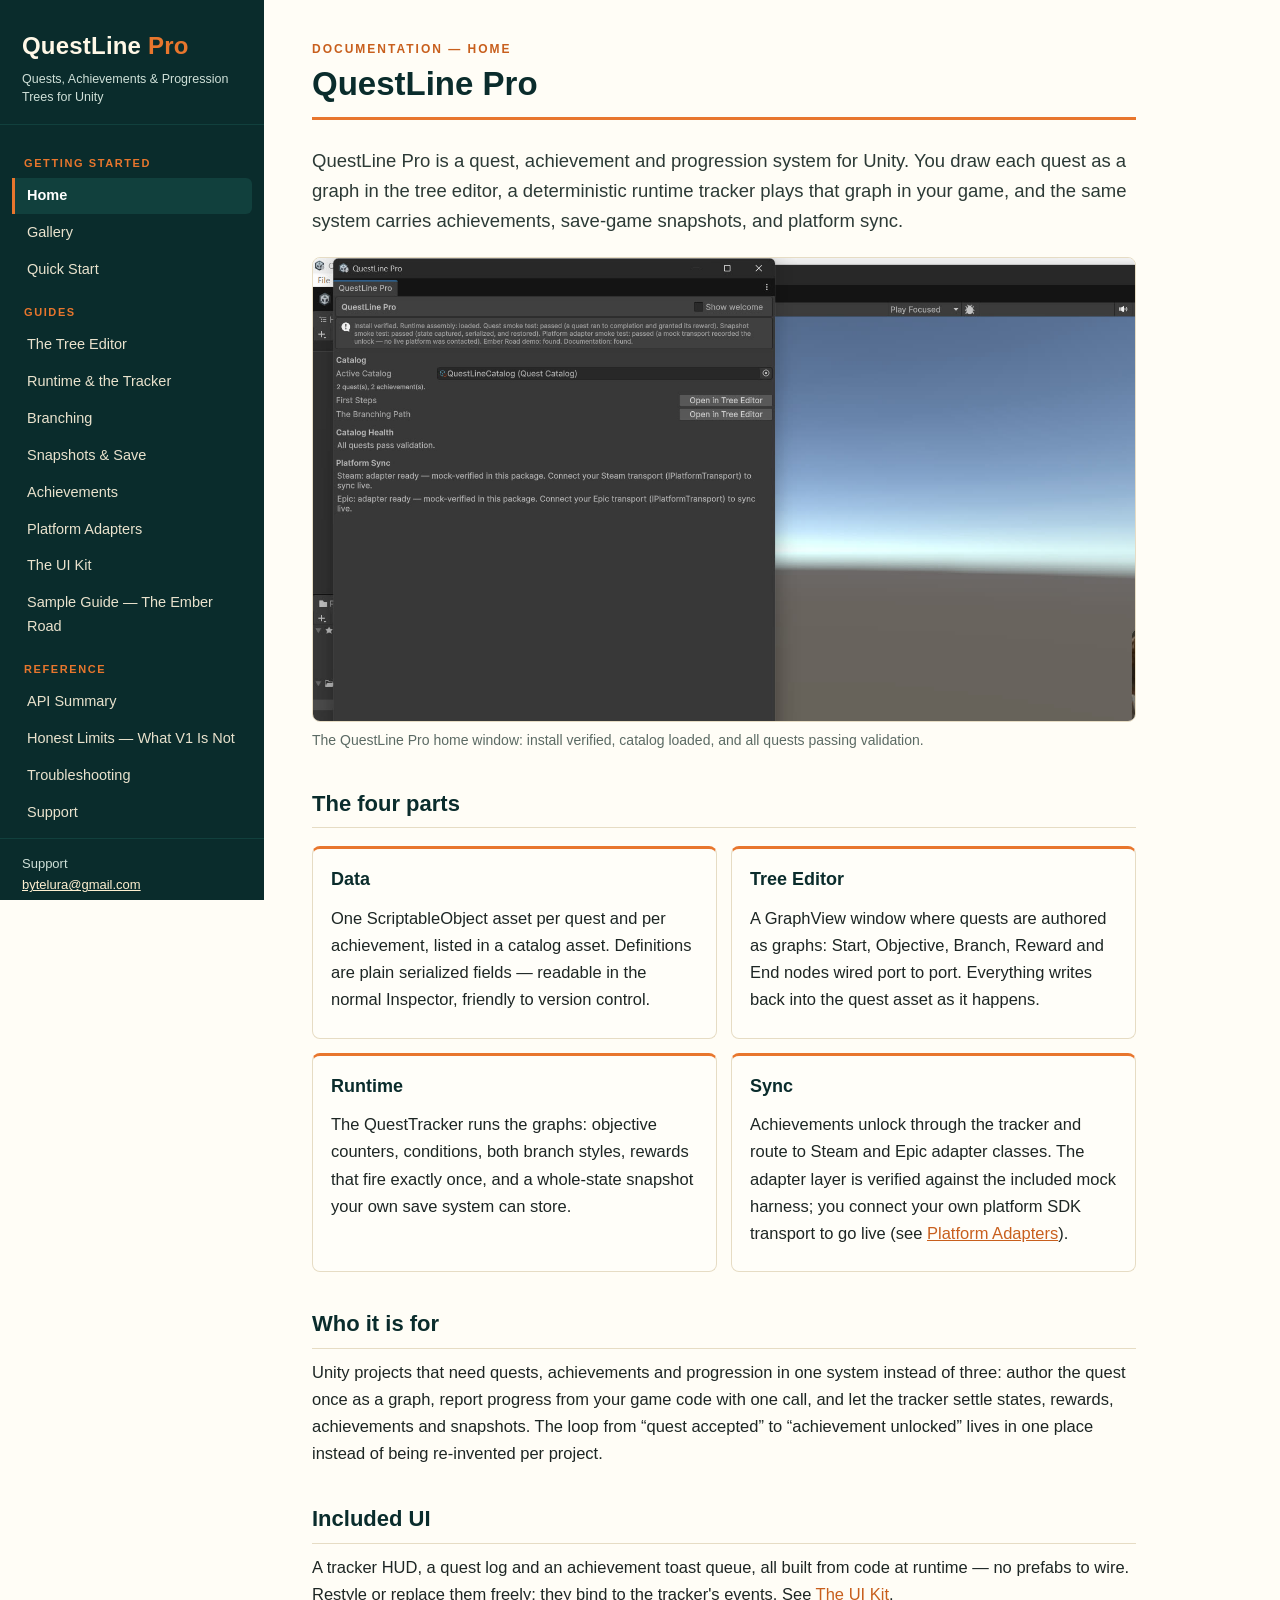
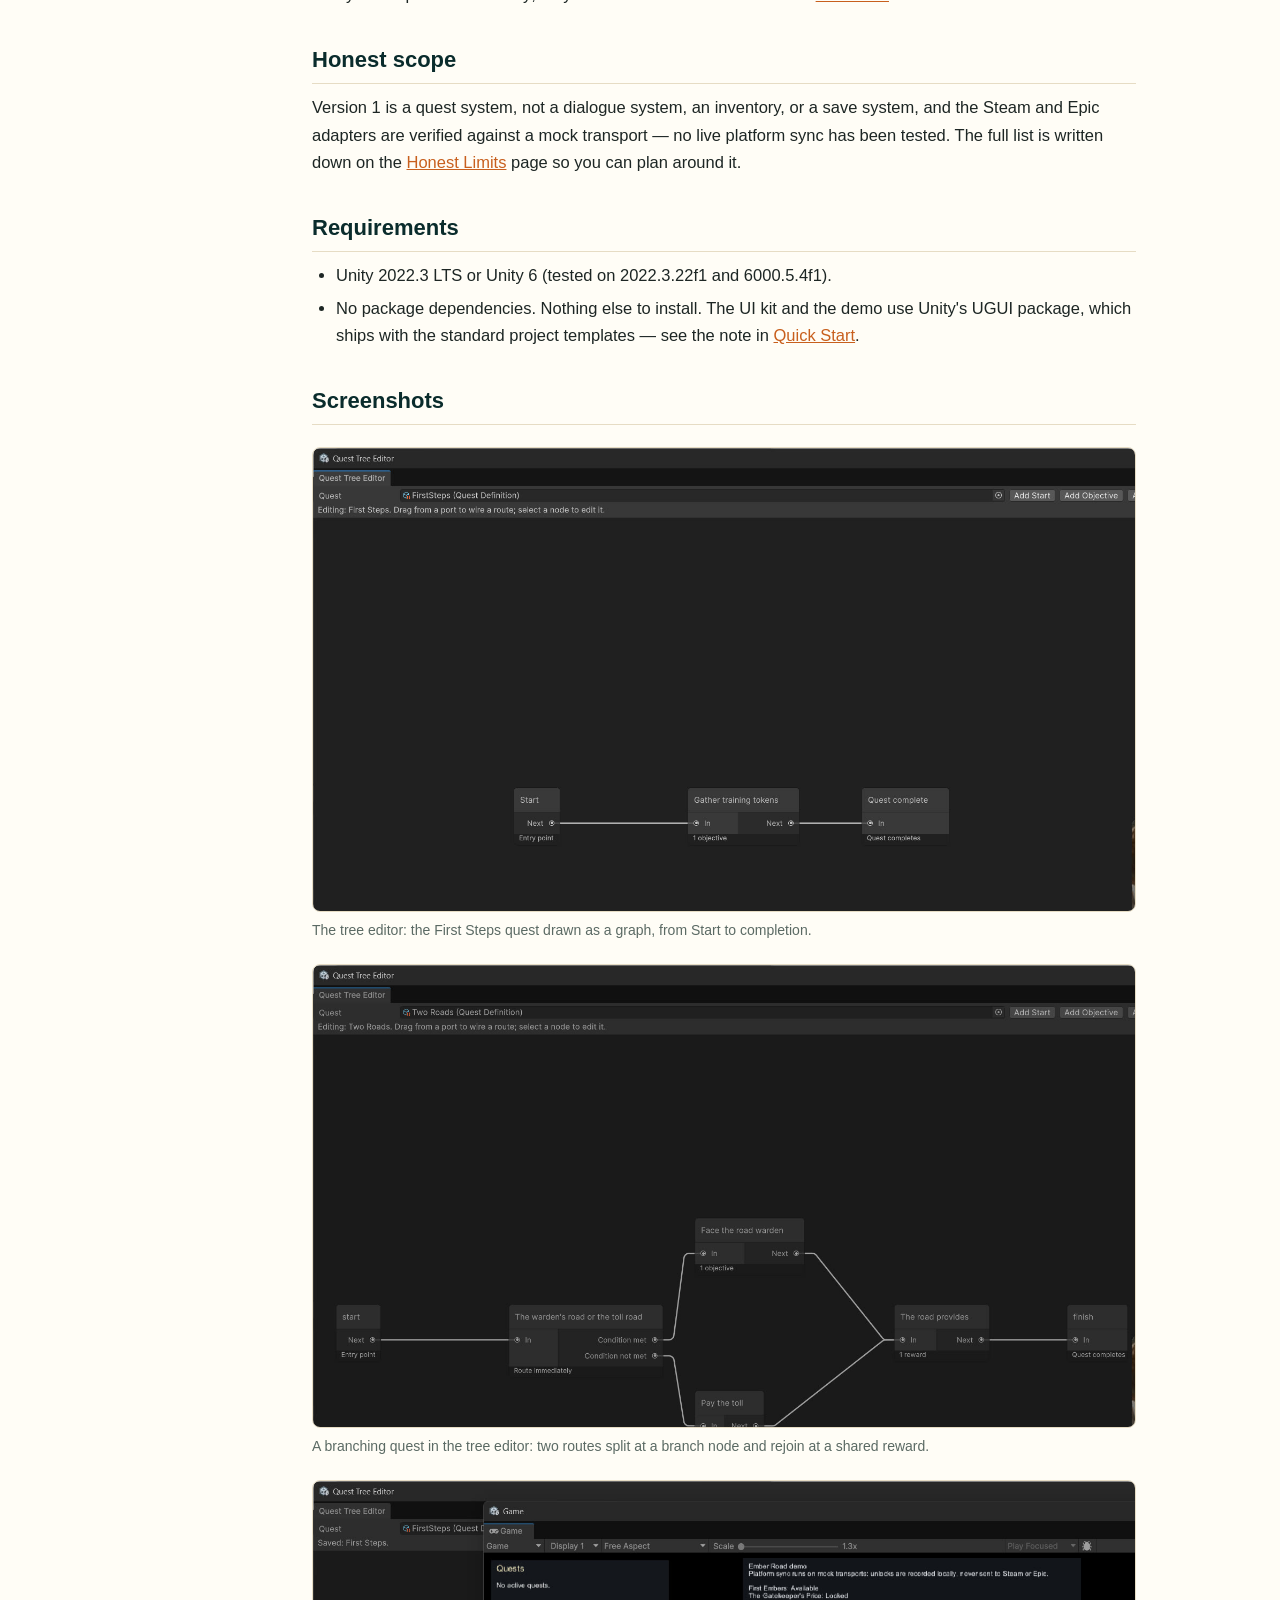
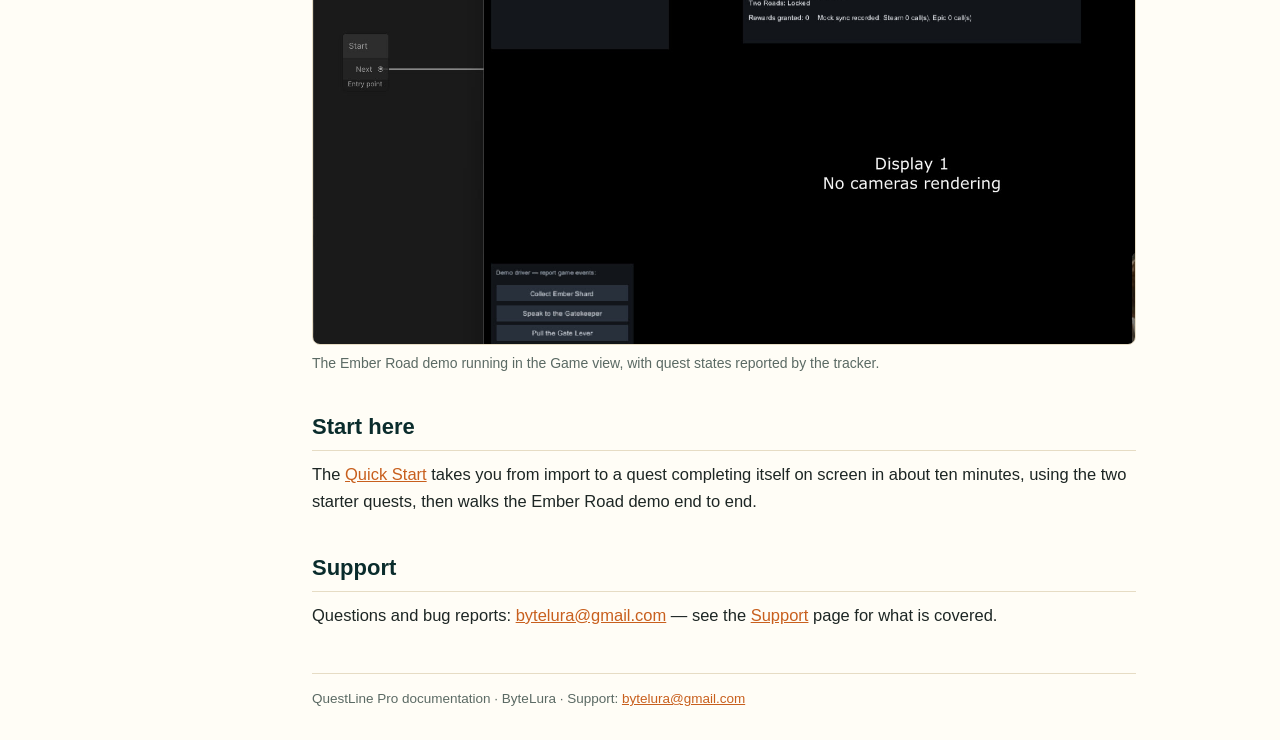
<file: index.html>
<!DOCTYPE html>
<html lang="en">
<head>
<meta charset="utf-8">
<meta name="viewport" content="width=device-width, initial-scale=1">
<title>QuestLine Pro — QuestLine Pro Documentation</title>
<link rel="stylesheet" href="style.css">
</head>
<body>
<div class="layout">
  <aside class="sidebar">
    <div class="brand">
      <div class="brand-name">QuestLine <span>Pro</span></div>
      <div class="brand-sub">Quests, Achievements &amp; Progression Trees for Unity</div>
    </div>
    <nav>
      <ul>
          <li class="nav-section">Getting Started</li>
          <li><a href="index.html" class="active">Home</a></li>
          <li><a href="gallery.html">Gallery</a></li>
          <li><a href="quick-start.html">Quick Start</a></li>
          <li class="nav-section">Guides</li>
          <li><a href="tree-editor.html">The Tree Editor</a></li>
          <li><a href="runtime-and-tracker.html">Runtime &amp; the Tracker</a></li>
          <li><a href="branching.html">Branching</a></li>
          <li><a href="snapshots-and-save.html">Snapshots &amp; Save</a></li>
          <li><a href="achievements.html">Achievements</a></li>
          <li><a href="platform-adapters.html">Platform Adapters</a></li>
          <li><a href="ui-kit.html">The UI Kit</a></li>
          <li><a href="sample-guide.html">Sample Guide — The Ember Road</a></li>
          <li class="nav-section">Reference</li>
          <li><a href="api-summary.html">API Summary</a></li>
          <li><a href="honest-limits.html">Honest Limits — What V1 Is Not</a></li>
          <li><a href="troubleshooting.html">Troubleshooting</a></li>
          <li><a href="support.html">Support</a></li>
      </ul>
    </nav>
    <div class="side-foot">Support<br><a href="mailto:bytelura@gmail.com">bytelura@gmail.com</a></div>
  </aside>
  <main class="content">
    <header class="page-head">
      <div class="kicker">Documentation — Home</div>
      <h1>QuestLine Pro</h1>
    </header>

    <p class="lede">QuestLine Pro is a quest, achievement and progression
    system for Unity. You draw each quest as a graph in the tree editor, a
    deterministic runtime tracker plays that graph in your game, and the
    same system carries achievements, save-game snapshots, and platform
    sync.</p>

    <figure class="doc-hero">
      <img src="images/hero.jpg" alt="QuestLine Pro home window in Unity showing a verified install, the active quest catalog and catalog health">
      <figcaption>The QuestLine Pro home window: install verified, catalog loaded, and all quests passing validation.</figcaption>
    </figure>

    <h2>The four parts</h2>
    <div class="cards">
      <div class="card">
        <h3>Data</h3>
        <p>One ScriptableObject asset per quest and per achievement, listed
        in a catalog asset. Definitions are plain serialized fields —
        readable in the normal Inspector, friendly to version control.</p>
      </div>
      <div class="card">
        <h3>Tree Editor</h3>
        <p>A GraphView window where quests are authored as graphs: Start,
        Objective, Branch, Reward and End nodes wired port to port.
        Everything writes back into the quest asset as it happens.</p>
      </div>
      <div class="card">
        <h3>Runtime</h3>
        <p>The QuestTracker runs the graphs: objective counters,
        conditions, both branch styles, rewards that fire exactly once,
        and a whole-state snapshot your own save system can store.</p>
      </div>
      <div class="card">
        <h3>Sync</h3>
        <p>Achievements unlock through the tracker and route to Steam and
        Epic adapter classes. The adapter layer is verified against the
        included mock harness; you connect your own platform SDK transport
        to go live (see <a href="platform-adapters.html">Platform
        Adapters</a>).</p>
      </div>
    </div>

    <h2>Who it is for</h2>
    <p>Unity projects that need quests, achievements and progression in
    one system instead of three: author the quest once as a graph, report
    progress from your game code with one call, and let the tracker settle
    states, rewards, achievements and snapshots. The loop from “quest
    accepted” to “achievement unlocked” lives in one place instead of
    being re-invented per project.</p>

    <h2>Included UI</h2>
    <p>A tracker HUD, a quest log and an achievement toast queue, all
    built from code at runtime — no prefabs to wire. Restyle or replace
    them freely; they bind to the tracker's events. See
    <a href="ui-kit.html">The UI Kit</a>.</p>

    <h2>Honest scope</h2>
    <p>Version 1 is a quest system, not a dialogue system, an inventory,
    or a save system, and the Steam and Epic adapters are verified
    against a mock transport — no live platform sync has been tested.
    The full list is written down on the
    <a href="honest-limits.html">Honest Limits</a> page so you can plan
    around it.</p>

    <h2>Requirements</h2>
    <ul>
      <li>Unity 2022.3 LTS or Unity 6 (tested on 2022.3.22f1 and
      6000.5.4f1).</li>
      <li>No package dependencies. Nothing else to install. The UI kit
      and the demo use Unity's UGUI package, which ships with the
      standard project templates — see the note in
      <a href="quick-start.html">Quick Start</a>.</li>
    </ul>

    <h2>Screenshots</h2>
    <div class="doc-gallery">
      <figure class="doc-shot">
        <img src="images/editor-1.jpg" alt="Quest Tree Editor showing the First Steps quest as a Start node wired to an objective node and a Quest complete node">
        <figcaption>The tree editor: the First Steps quest drawn as a graph, from Start to completion.</figcaption>
      </figure>
      <figure class="doc-shot">
        <img src="images/editor-3.jpg" alt="Quest Tree Editor showing the Two Roads quest with a branch node splitting into two routes that rejoin at a shared reward node">
        <figcaption>A branching quest in the tree editor: two routes split at a branch node and rejoin at a shared reward.</figcaption>
      </figure>
      <figure class="doc-shot">
        <img src="images/game-1.jpg" alt="Ember Road demo running in the Unity Game view, showing quest states and the demo driver controls">
        <figcaption>The Ember Road demo running in the Game view, with quest states reported by the tracker.</figcaption>
      </figure>
    </div>

    <h2>Start here</h2>
    <p>The <a href="quick-start.html">Quick Start</a> takes you from
    import to a quest completing itself on screen in about ten minutes,
    using the two starter quests, then walks the Ember Road demo end to
    end.</p>

    <h2>Support</h2>
    <p>Questions and bug reports:
    <a href="mailto:bytelura@gmail.com">bytelura@gmail.com</a> — see the
    <a href="support.html">Support</a> page for what is covered.</p>

    <footer class="page-foot">
      QuestLine Pro documentation &middot; ByteLura &middot; Support:
      <a href="mailto:bytelura@gmail.com">bytelura@gmail.com</a>
    </footer>
  </main>
</div>
</body>
</html>
</file>
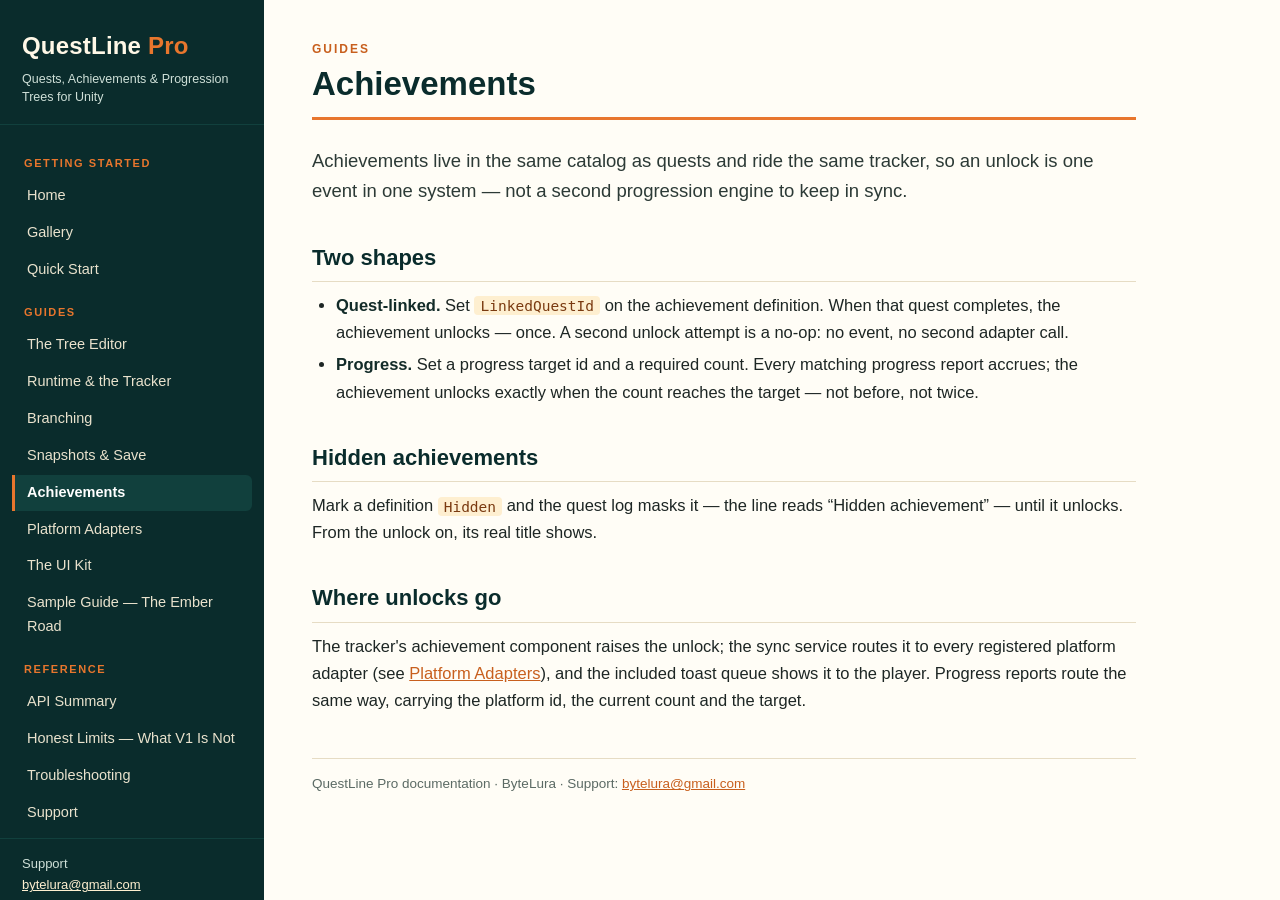
<file: achievements.html>
<!DOCTYPE html>
<html lang="en">
<head>
<meta charset="utf-8">
<meta name="viewport" content="width=device-width, initial-scale=1">
<title>Achievements — QuestLine Pro Documentation</title>
<link rel="stylesheet" href="style.css">
</head>
<body>
<div class="layout">
  <aside class="sidebar">
    <div class="brand">
      <div class="brand-name">QuestLine <span>Pro</span></div>
      <div class="brand-sub">Quests, Achievements &amp; Progression Trees for Unity</div>
    </div>
    <nav>
      <ul>
          <li class="nav-section">Getting Started</li>
          <li><a href="index.html">Home</a></li>
          <li><a href="gallery.html">Gallery</a></li>
          <li><a href="quick-start.html">Quick Start</a></li>
          <li class="nav-section">Guides</li>
          <li><a href="tree-editor.html">The Tree Editor</a></li>
          <li><a href="runtime-and-tracker.html">Runtime &amp; the Tracker</a></li>
          <li><a href="branching.html">Branching</a></li>
          <li><a href="snapshots-and-save.html">Snapshots &amp; Save</a></li>
          <li><a href="achievements.html" class="active">Achievements</a></li>
          <li><a href="platform-adapters.html">Platform Adapters</a></li>
          <li><a href="ui-kit.html">The UI Kit</a></li>
          <li><a href="sample-guide.html">Sample Guide — The Ember Road</a></li>
          <li class="nav-section">Reference</li>
          <li><a href="api-summary.html">API Summary</a></li>
          <li><a href="honest-limits.html">Honest Limits — What V1 Is Not</a></li>
          <li><a href="troubleshooting.html">Troubleshooting</a></li>
          <li><a href="support.html">Support</a></li>
      </ul>
    </nav>
    <div class="side-foot">Support<br><a href="mailto:bytelura@gmail.com">bytelura@gmail.com</a></div>
  </aside>
  <main class="content">
    <header class="page-head">
      <div class="kicker">Guides</div>
      <h1>Achievements</h1>
    </header>

    <p class="lede">Achievements live in the same catalog as quests and
    ride the same tracker, so an unlock is one event in one system — not
    a second progression engine to keep in sync.</p>

    <h2>Two shapes</h2>
    <ul>
      <li><strong>Quest-linked.</strong> Set <code>LinkedQuestId</code>
      on the achievement definition. When that quest completes, the
      achievement unlocks — once. A second unlock attempt is a no-op: no
      event, no second adapter call.</li>
      <li><strong>Progress.</strong> Set a progress target id and a
      required count. Every matching progress report accrues; the
      achievement unlocks exactly when the count reaches the target —
      not before, not twice.</li>
    </ul>

    <h2>Hidden achievements</h2>
    <p>Mark a definition <code>Hidden</code> and the quest log masks it
    — the line reads “Hidden achievement” — until it unlocks. From the
    unlock on, its real title shows.</p>

    <h2>Where unlocks go</h2>
    <p>The tracker's achievement component raises the unlock; the sync
    service routes it to every registered platform adapter (see
    <a href="platform-adapters.html">Platform Adapters</a>), and the
    included toast queue shows it to the player. Progress reports route
    the same way, carrying the platform id, the current count and the
    target.</p>

    <footer class="page-foot">
      QuestLine Pro documentation &middot; ByteLura &middot; Support:
      <a href="mailto:bytelura@gmail.com">bytelura@gmail.com</a>
    </footer>
  </main>
</div>
</body>
</html>
</file>
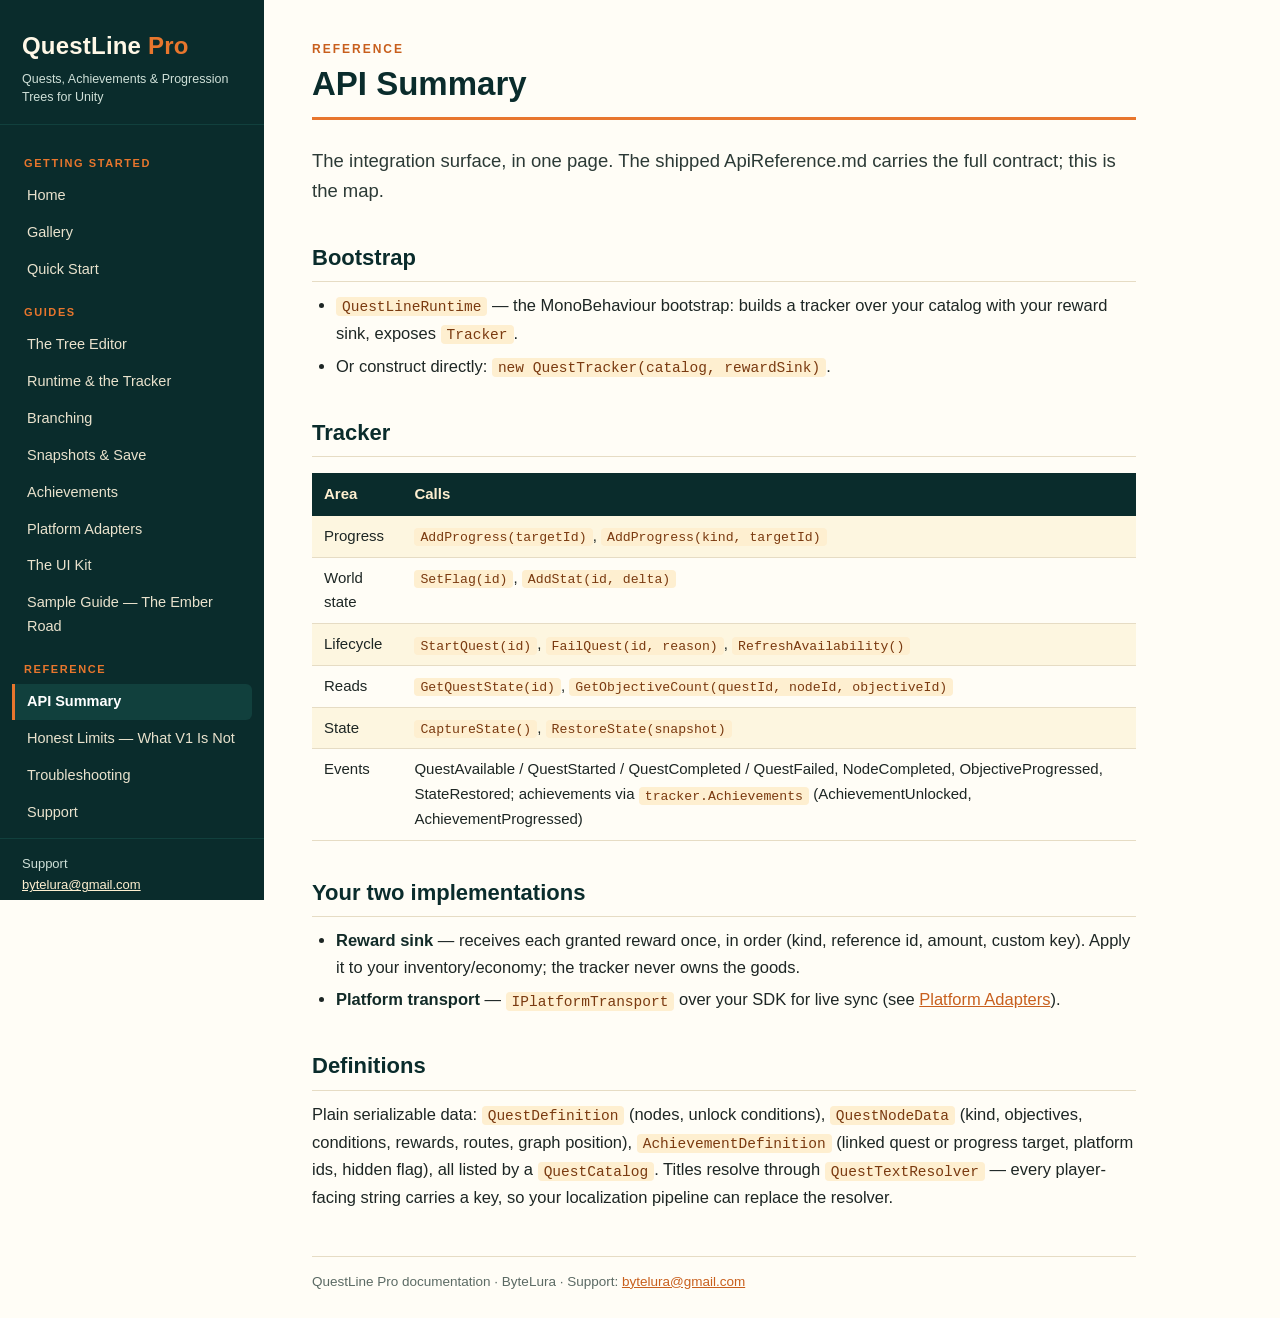
<file: api-summary.html>
<!DOCTYPE html>
<html lang="en">
<head>
<meta charset="utf-8">
<meta name="viewport" content="width=device-width, initial-scale=1">
<title>API Summary — QuestLine Pro Documentation</title>
<link rel="stylesheet" href="style.css">
</head>
<body>
<div class="layout">
  <aside class="sidebar">
    <div class="brand">
      <div class="brand-name">QuestLine <span>Pro</span></div>
      <div class="brand-sub">Quests, Achievements &amp; Progression Trees for Unity</div>
    </div>
    <nav>
      <ul>
          <li class="nav-section">Getting Started</li>
          <li><a href="index.html">Home</a></li>
          <li><a href="gallery.html">Gallery</a></li>
          <li><a href="quick-start.html">Quick Start</a></li>
          <li class="nav-section">Guides</li>
          <li><a href="tree-editor.html">The Tree Editor</a></li>
          <li><a href="runtime-and-tracker.html">Runtime &amp; the Tracker</a></li>
          <li><a href="branching.html">Branching</a></li>
          <li><a href="snapshots-and-save.html">Snapshots &amp; Save</a></li>
          <li><a href="achievements.html">Achievements</a></li>
          <li><a href="platform-adapters.html">Platform Adapters</a></li>
          <li><a href="ui-kit.html">The UI Kit</a></li>
          <li><a href="sample-guide.html">Sample Guide — The Ember Road</a></li>
          <li class="nav-section">Reference</li>
          <li><a href="api-summary.html" class="active">API Summary</a></li>
          <li><a href="honest-limits.html">Honest Limits — What V1 Is Not</a></li>
          <li><a href="troubleshooting.html">Troubleshooting</a></li>
          <li><a href="support.html">Support</a></li>
      </ul>
    </nav>
    <div class="side-foot">Support<br><a href="mailto:bytelura@gmail.com">bytelura@gmail.com</a></div>
  </aside>
  <main class="content">
    <header class="page-head">
      <div class="kicker">Reference</div>
      <h1>API Summary</h1>
    </header>

    <p class="lede">The integration surface, in one page. The shipped
    ApiReference.md carries the full contract; this is the map.</p>

    <h2>Bootstrap</h2>
    <ul>
      <li><code>QuestLineRuntime</code> — the MonoBehaviour bootstrap:
      builds a tracker over your catalog with your reward sink, exposes
      <code>Tracker</code>.</li>
      <li>Or construct directly: <code>new QuestTracker(catalog,
      rewardSink)</code>.</li>
    </ul>

    <h2>Tracker</h2>
    <table>
      <tr><th>Area</th><th>Calls</th></tr>
      <tr><td>Progress</td>
        <td><code>AddProgress(targetId)</code>,
        <code>AddProgress(kind, targetId)</code></td></tr>
      <tr><td>World state</td>
        <td><code>SetFlag(id)</code>, <code>AddStat(id, delta)</code></td></tr>
      <tr><td>Lifecycle</td>
        <td><code>StartQuest(id)</code>, <code>FailQuest(id,
        reason)</code>, <code>RefreshAvailability()</code></td></tr>
      <tr><td>Reads</td>
        <td><code>GetQuestState(id)</code>,
        <code>GetObjectiveCount(questId, nodeId, objectiveId)</code></td></tr>
      <tr><td>State</td>
        <td><code>CaptureState()</code>, <code>RestoreState(snapshot)</code></td></tr>
      <tr><td>Events</td>
        <td>QuestAvailable / QuestStarted / QuestCompleted / QuestFailed,
        NodeCompleted, ObjectiveProgressed, StateRestored; achievements
        via <code>tracker.Achievements</code> (AchievementUnlocked,
        AchievementProgressed)</td></tr>
    </table>

    <h2>Your two implementations</h2>
    <ul>
      <li><strong>Reward sink</strong> — receives each granted reward
      once, in order (kind, reference id, amount, custom key). Apply it
      to your inventory/economy; the tracker never owns the goods.</li>
      <li><strong>Platform transport</strong> —
      <code>IPlatformTransport</code> over your SDK for live sync (see
      <a href="platform-adapters.html">Platform Adapters</a>).</li>
    </ul>

    <h2>Definitions</h2>
    <p>Plain serializable data: <code>QuestDefinition</code> (nodes,
    unlock conditions), <code>QuestNodeData</code> (kind, objectives,
    conditions, rewards, routes, graph position),
    <code>AchievementDefinition</code> (linked quest or progress target,
    platform ids, hidden flag), all listed by a
    <code>QuestCatalog</code>. Titles resolve through
    <code>QuestTextResolver</code> — every player-facing string carries
    a key, so your localization pipeline can replace the resolver.</p>

    <footer class="page-foot">
      QuestLine Pro documentation &middot; ByteLura &middot; Support:
      <a href="mailto:bytelura@gmail.com">bytelura@gmail.com</a>
    </footer>
  </main>
</div>
</body>
</html>
</file>
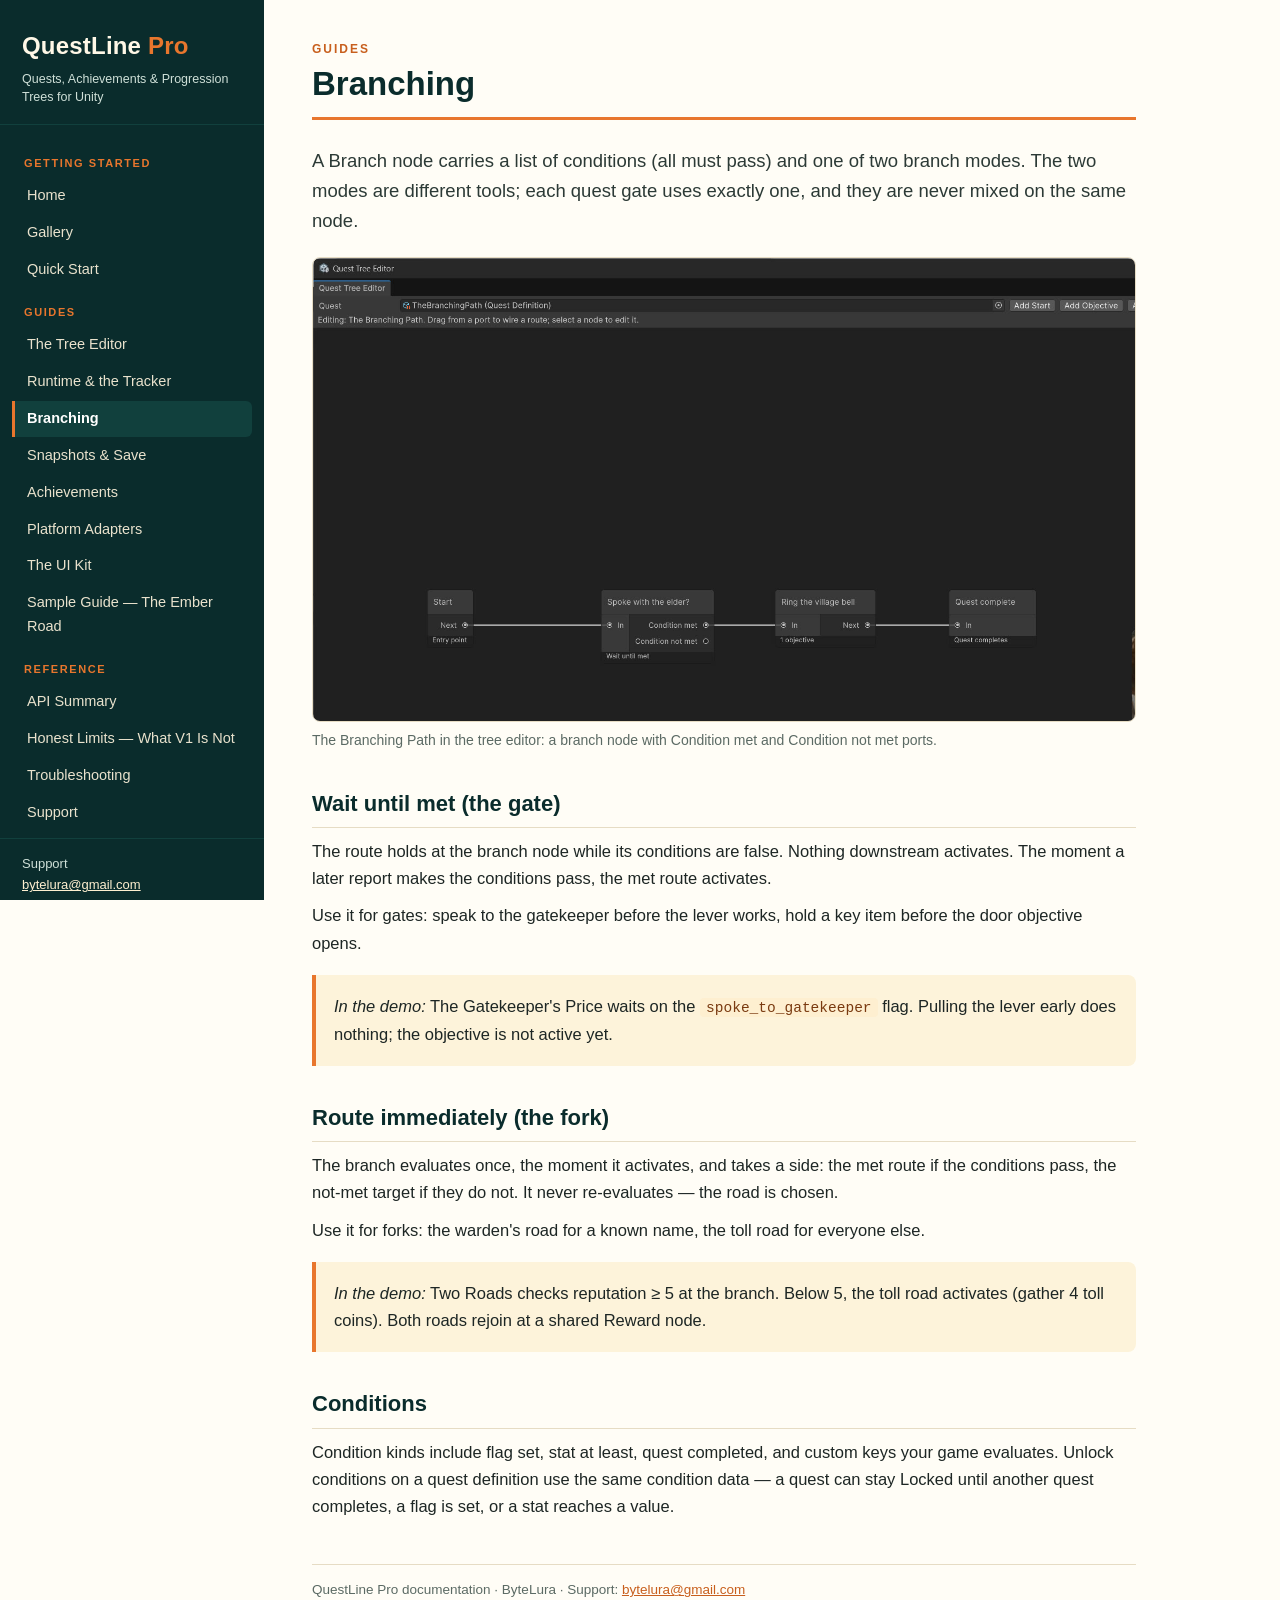
<file: branching.html>
<!DOCTYPE html>
<html lang="en">
<head>
<meta charset="utf-8">
<meta name="viewport" content="width=device-width, initial-scale=1">
<title>Branching — QuestLine Pro Documentation</title>
<link rel="stylesheet" href="style.css">
</head>
<body>
<div class="layout">
  <aside class="sidebar">
    <div class="brand">
      <div class="brand-name">QuestLine <span>Pro</span></div>
      <div class="brand-sub">Quests, Achievements &amp; Progression Trees for Unity</div>
    </div>
    <nav>
      <ul>
          <li class="nav-section">Getting Started</li>
          <li><a href="index.html">Home</a></li>
          <li><a href="gallery.html">Gallery</a></li>
          <li><a href="quick-start.html">Quick Start</a></li>
          <li class="nav-section">Guides</li>
          <li><a href="tree-editor.html">The Tree Editor</a></li>
          <li><a href="runtime-and-tracker.html">Runtime &amp; the Tracker</a></li>
          <li><a href="branching.html" class="active">Branching</a></li>
          <li><a href="snapshots-and-save.html">Snapshots &amp; Save</a></li>
          <li><a href="achievements.html">Achievements</a></li>
          <li><a href="platform-adapters.html">Platform Adapters</a></li>
          <li><a href="ui-kit.html">The UI Kit</a></li>
          <li><a href="sample-guide.html">Sample Guide — The Ember Road</a></li>
          <li class="nav-section">Reference</li>
          <li><a href="api-summary.html">API Summary</a></li>
          <li><a href="honest-limits.html">Honest Limits — What V1 Is Not</a></li>
          <li><a href="troubleshooting.html">Troubleshooting</a></li>
          <li><a href="support.html">Support</a></li>
      </ul>
    </nav>
    <div class="side-foot">Support<br><a href="mailto:bytelura@gmail.com">bytelura@gmail.com</a></div>
  </aside>
  <main class="content">
    <header class="page-head">
      <div class="kicker">Guides</div>
      <h1>Branching</h1>
    </header>

    <p class="lede">A Branch node carries a list of conditions (all
    must pass) and one of two branch modes. The two modes are different
    tools; each quest gate uses exactly one, and they are never mixed on
    the same node.</p>

    <figure class="doc-shot">
      <img src="images/editor-2.jpg" alt="Quest Tree Editor showing The Branching Path quest with a branch node labelled Spoke with the elder and Condition met and Condition not met ports">
      <figcaption>The Branching Path in the tree editor: a branch node with Condition met and Condition not met ports.</figcaption>
    </figure>

    <h2>Wait until met (the gate)</h2>
    <p>The route holds at the branch node while its conditions are
    false. Nothing downstream activates. The moment a later report makes
    the conditions pass, the met route activates.</p>
    <p>Use it for gates: speak to the gatekeeper before the lever works,
    hold a key item before the door objective opens.</p>
    <div class="callout">
      <p><em>In the demo:</em> The Gatekeeper's Price waits on the
      <code>spoke_to_gatekeeper</code> flag. Pulling the lever early
      does nothing; the objective is not active yet.</p>
    </div>

    <h2>Route immediately (the fork)</h2>
    <p>The branch evaluates once, the moment it activates, and takes a
    side: the met route if the conditions pass, the not-met target if
    they do not. It never re-evaluates — the road is chosen.</p>
    <p>Use it for forks: the warden's road for a known name, the toll
    road for everyone else.</p>
    <div class="callout">
      <p><em>In the demo:</em> Two Roads checks reputation ≥ 5 at the
      branch. Below 5, the toll road activates (gather 4 toll coins).
      Both roads rejoin at a shared Reward node.</p>
    </div>

    <h2>Conditions</h2>
    <p>Condition kinds include flag set, stat at least, quest completed,
    and custom keys your game evaluates. Unlock conditions on a quest
    definition use the same condition data — a quest can stay Locked
    until another quest completes, a flag is set, or a stat reaches a
    value.</p>

    <footer class="page-foot">
      QuestLine Pro documentation &middot; ByteLura &middot; Support:
      <a href="mailto:bytelura@gmail.com">bytelura@gmail.com</a>
    </footer>
  </main>
</div>
</body>
</html>
</file>
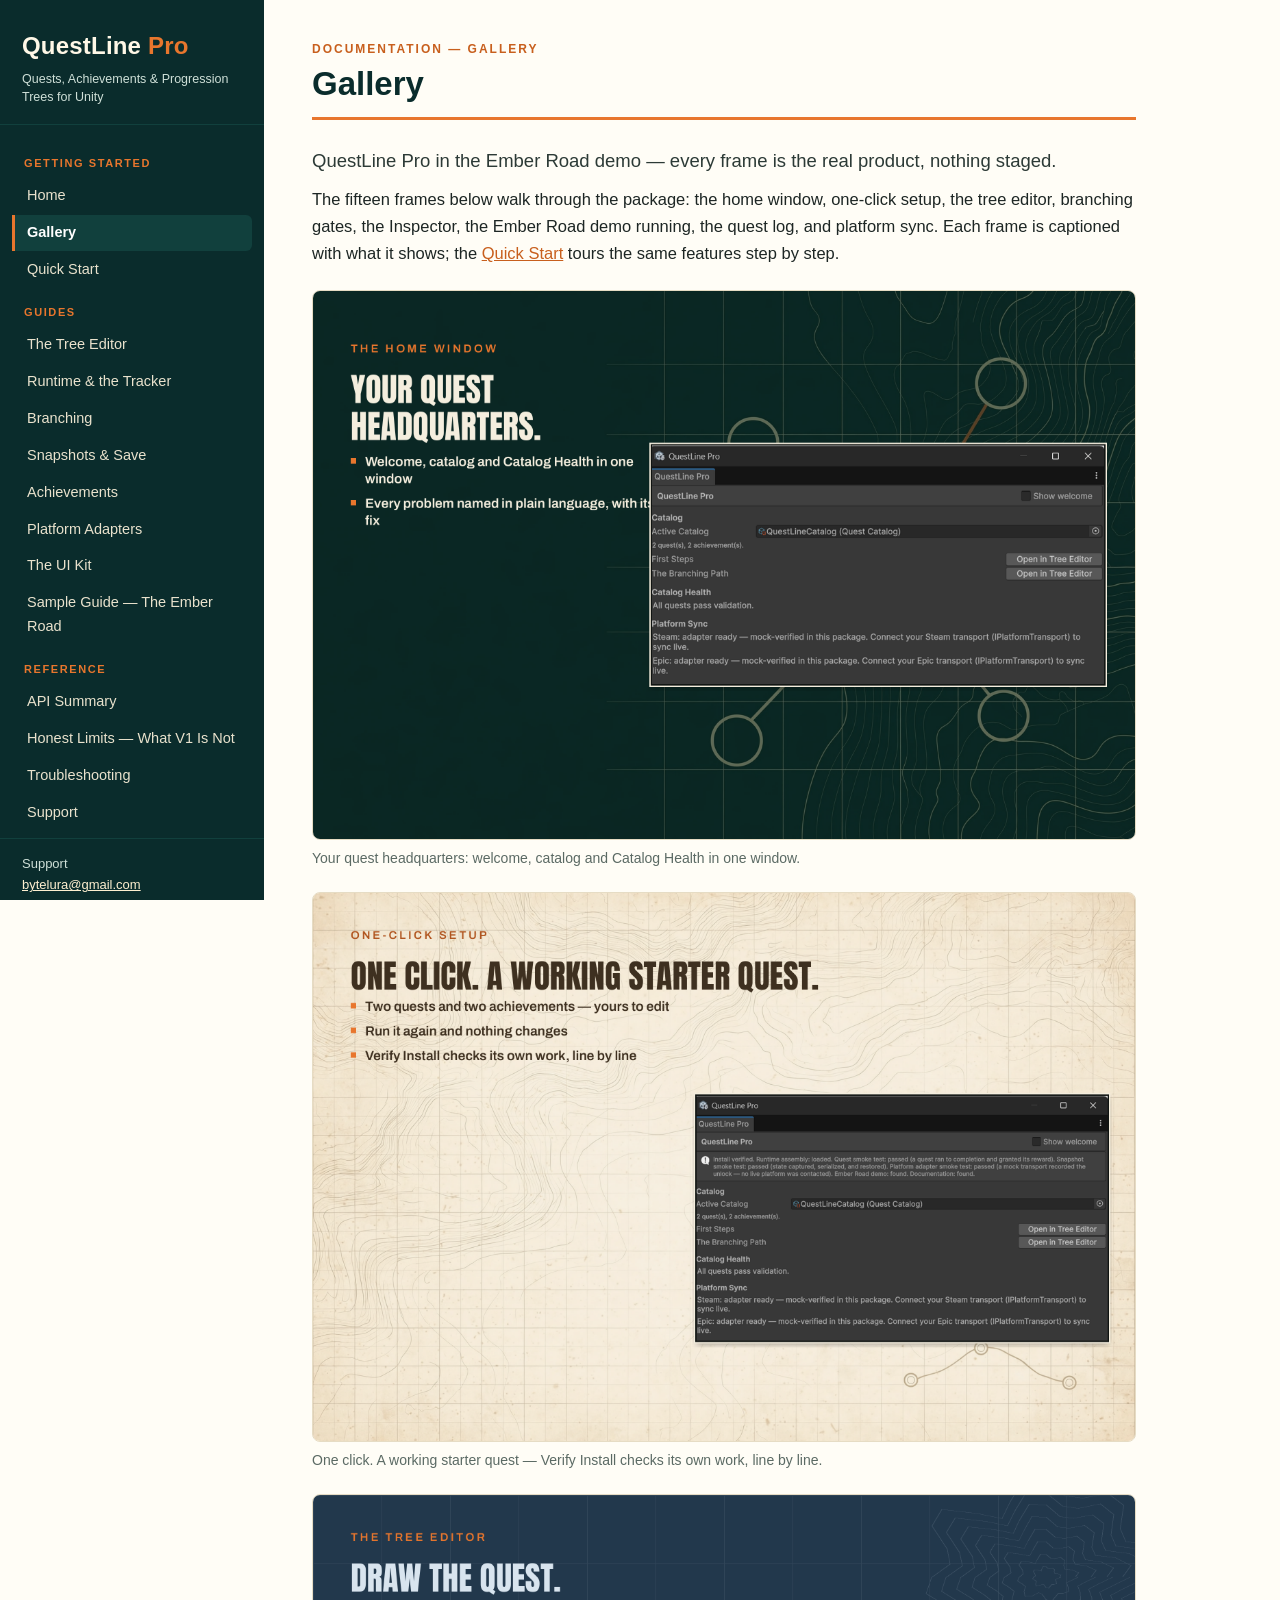
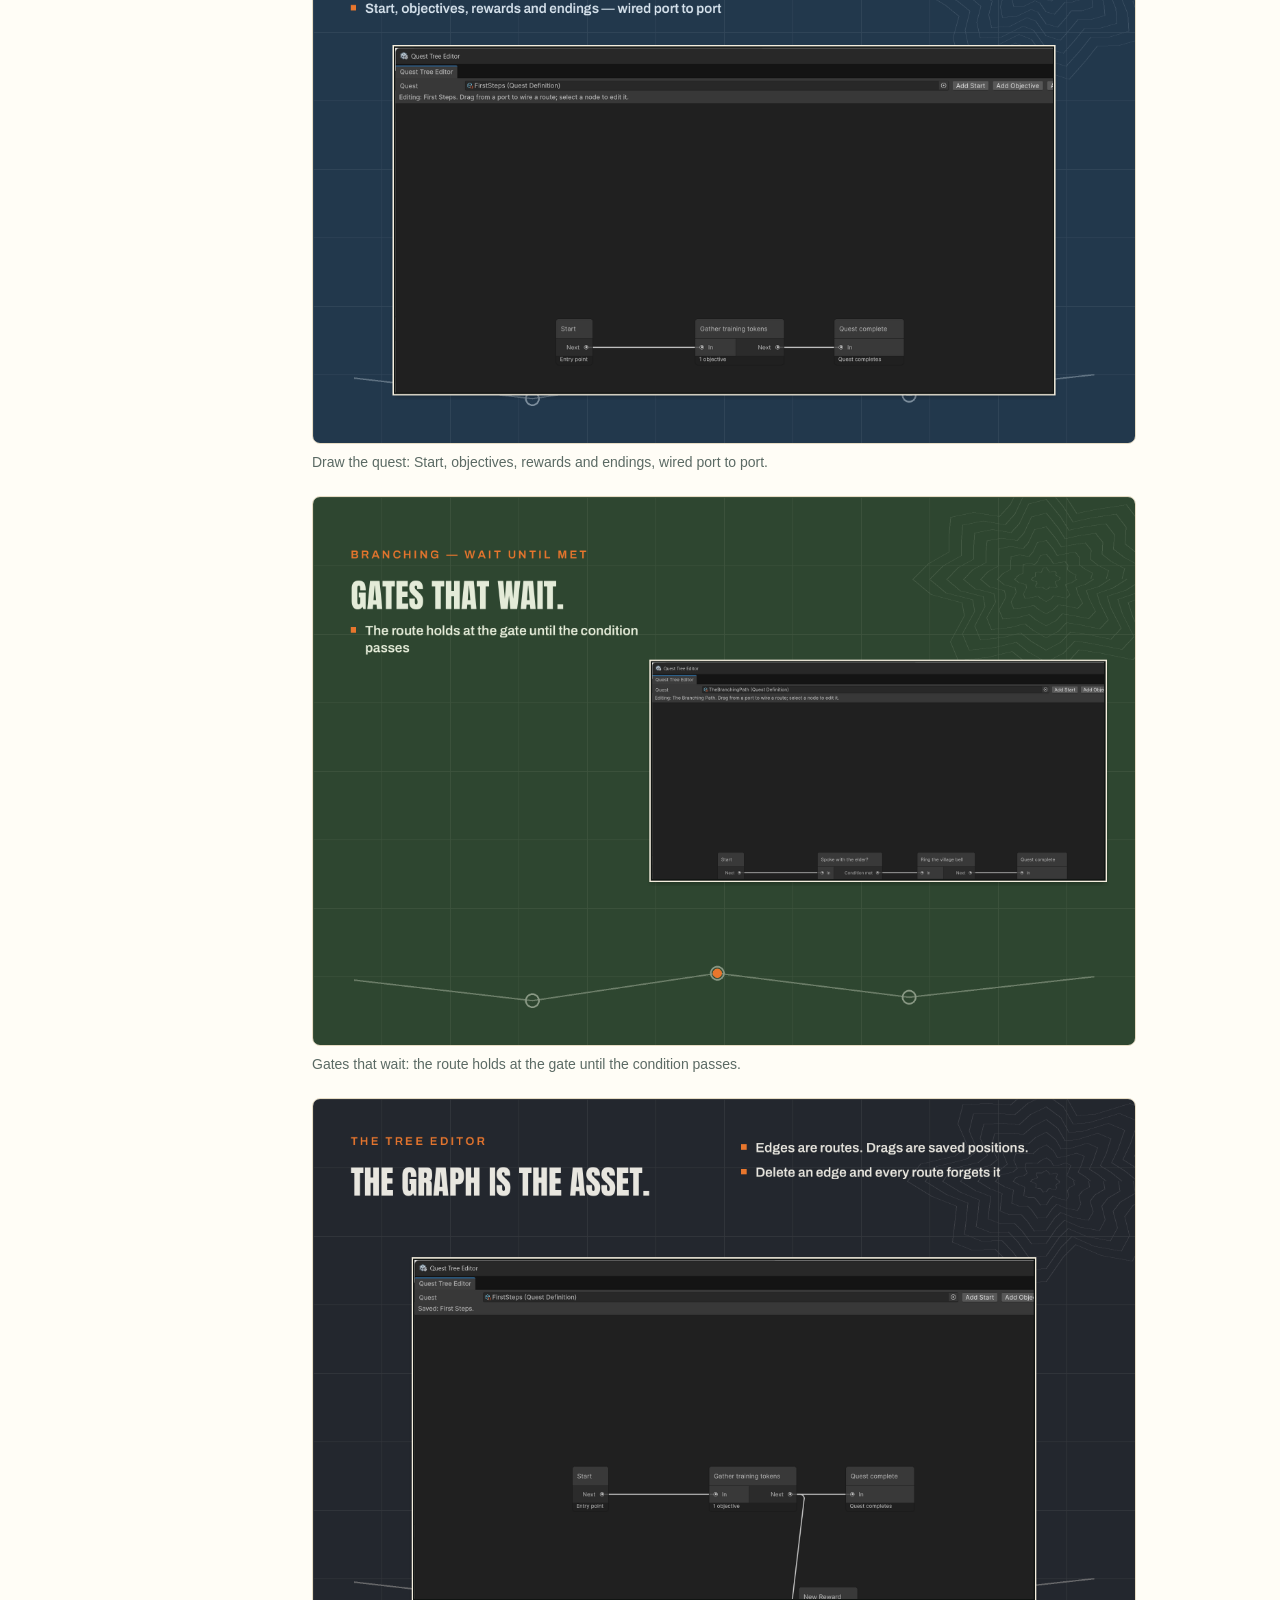
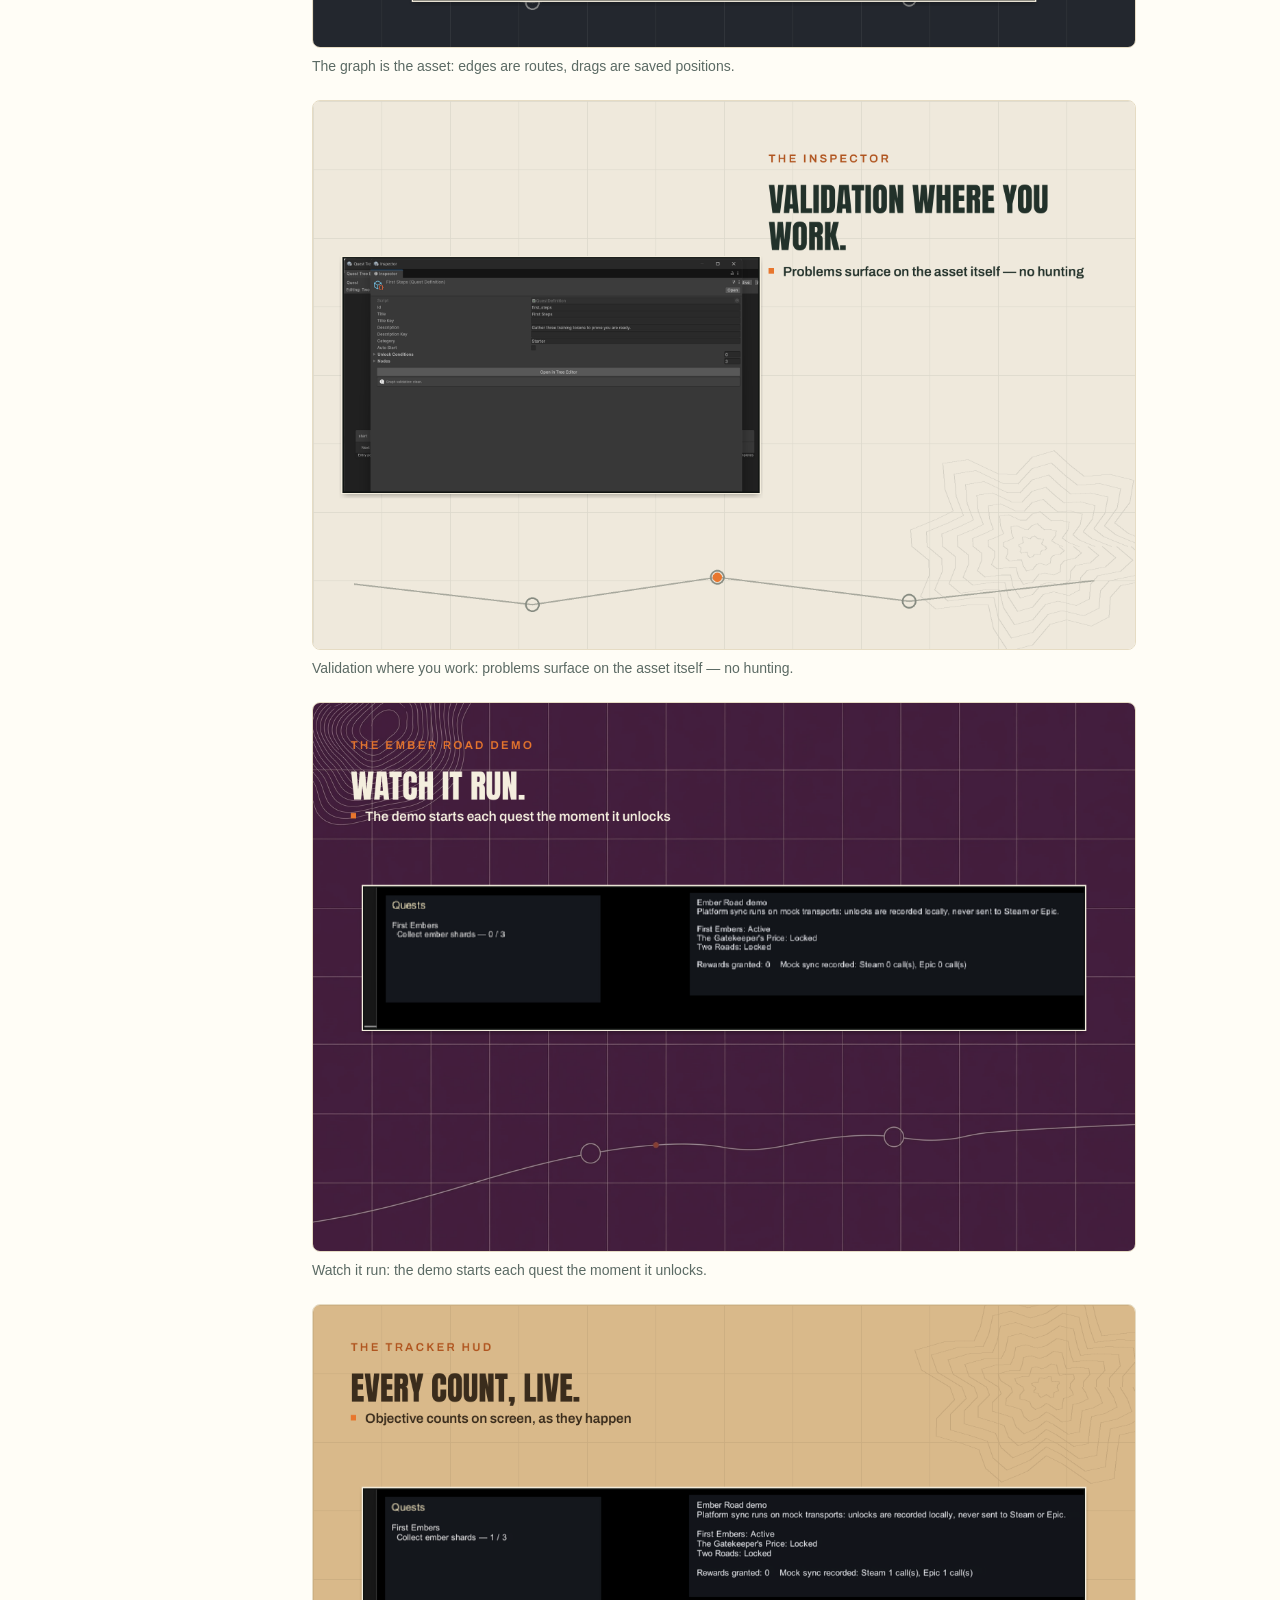
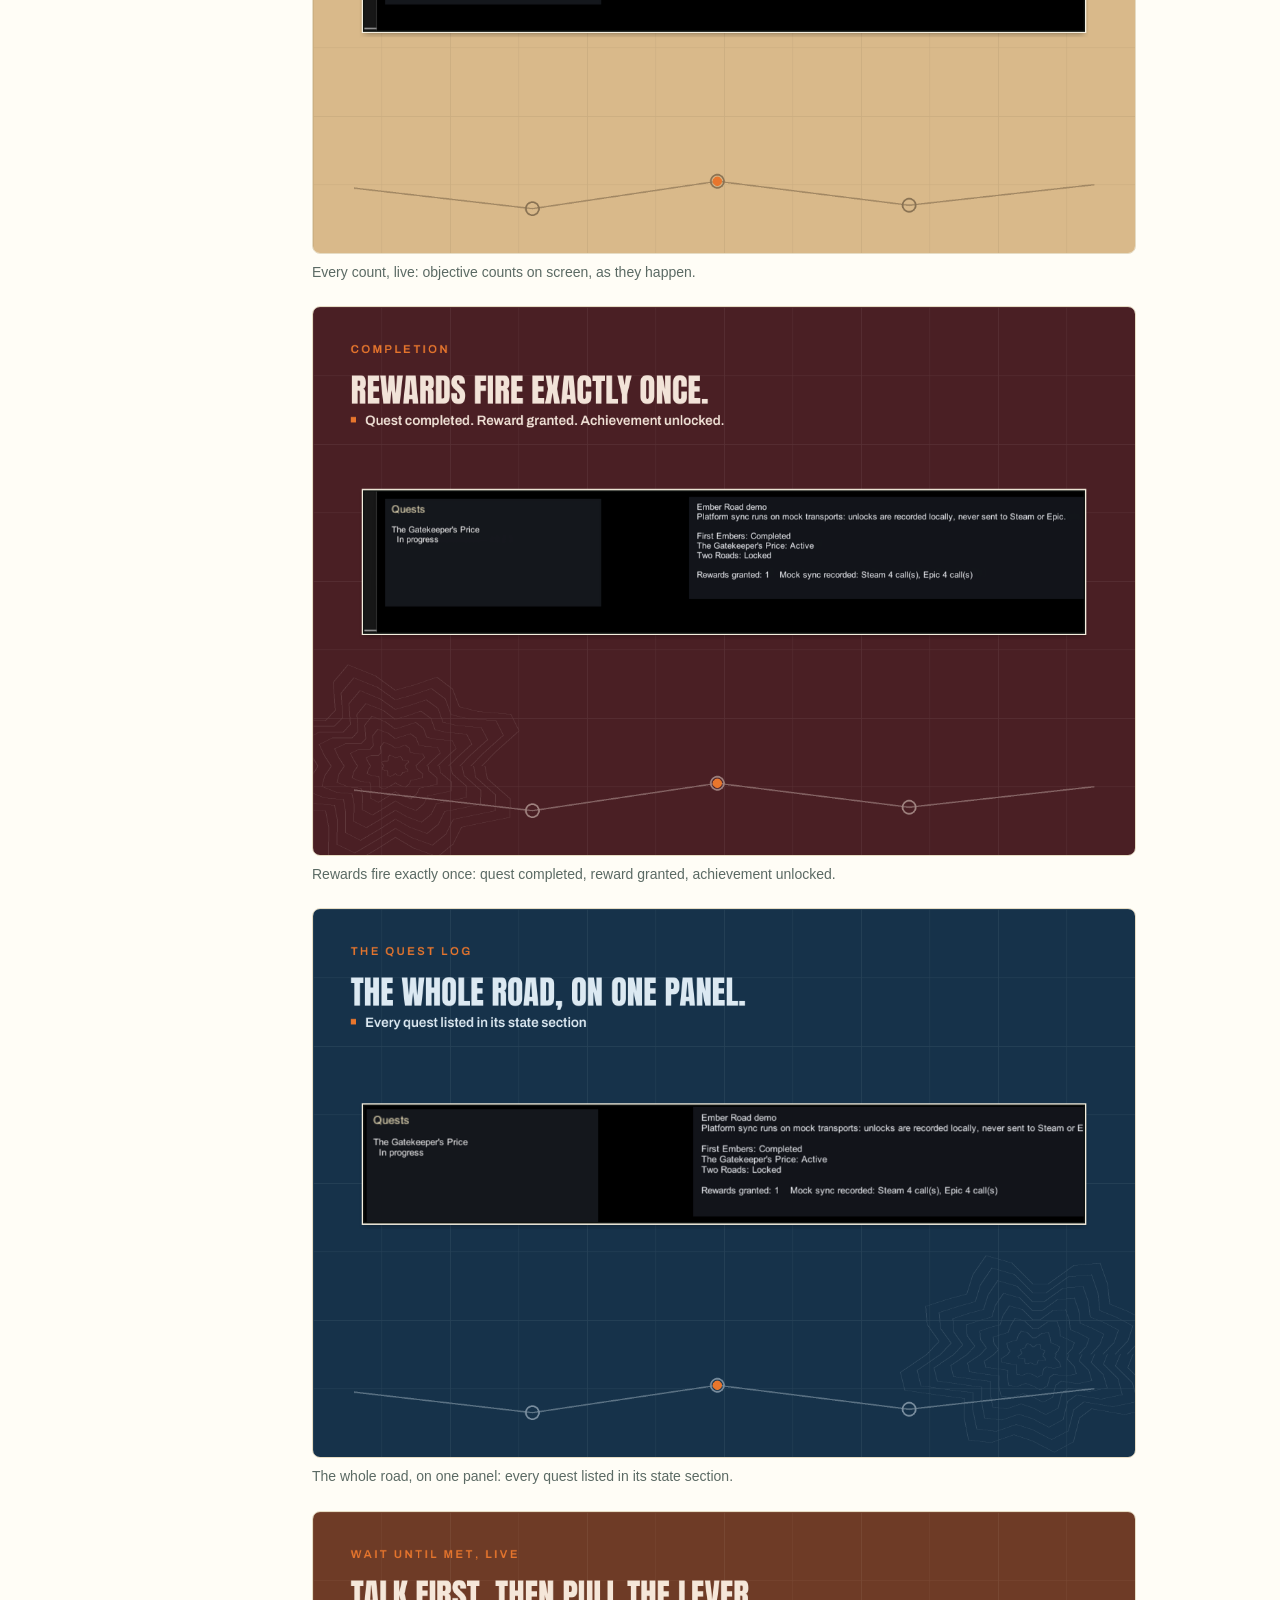
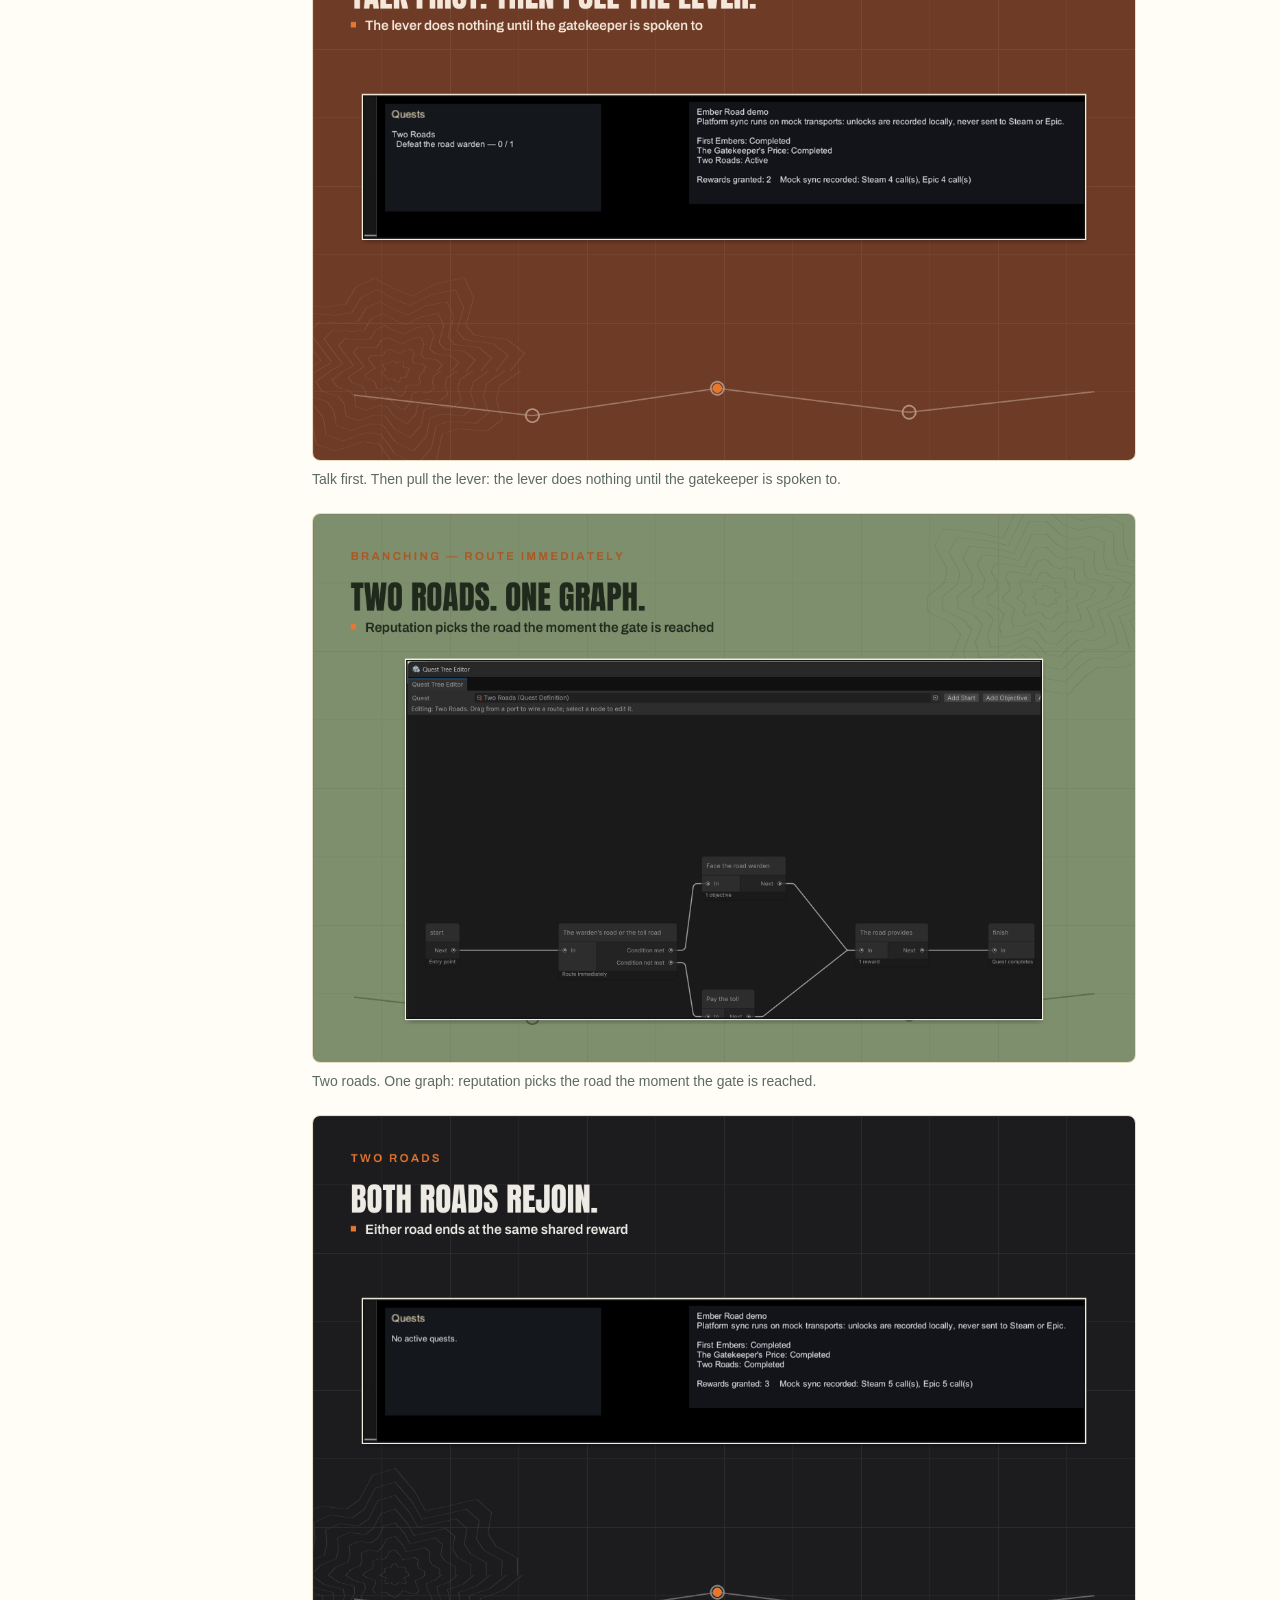
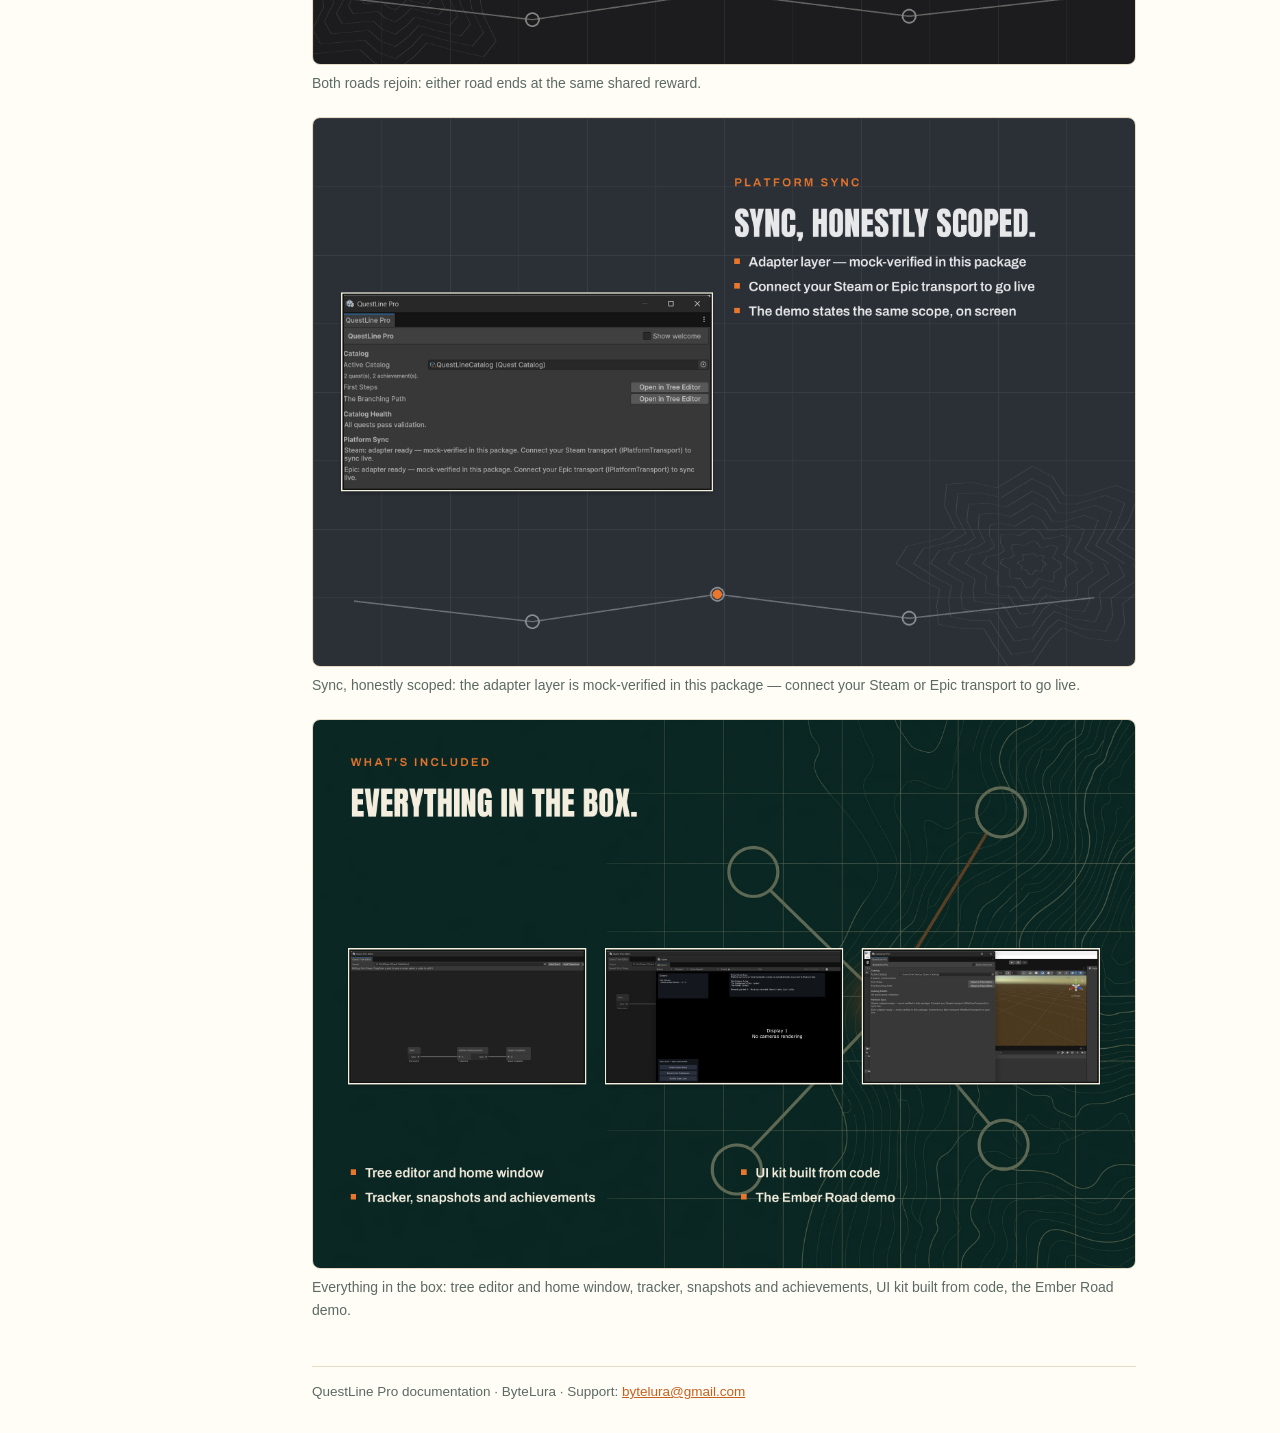
<file: gallery.html>
<!DOCTYPE html>
<html lang="en">
<head>
<meta charset="utf-8">
<meta name="viewport" content="width=device-width, initial-scale=1">
<title>Gallery — QuestLine Pro Documentation</title>
<link rel="stylesheet" href="style.css">
</head>
<body>
<div class="layout">
  <aside class="sidebar">
    <div class="brand">
      <div class="brand-name">QuestLine <span>Pro</span></div>
      <div class="brand-sub">Quests, Achievements &amp; Progression Trees for Unity</div>
    </div>
    <nav>
      <ul>
          <li class="nav-section">Getting Started</li>
          <li><a href="index.html">Home</a></li>
          <li><a href="gallery.html" class="active">Gallery</a></li>
          <li><a href="quick-start.html">Quick Start</a></li>
          <li class="nav-section">Guides</li>
          <li><a href="tree-editor.html">The Tree Editor</a></li>
          <li><a href="runtime-and-tracker.html">Runtime &amp; the Tracker</a></li>
          <li><a href="branching.html">Branching</a></li>
          <li><a href="snapshots-and-save.html">Snapshots &amp; Save</a></li>
          <li><a href="achievements.html">Achievements</a></li>
          <li><a href="platform-adapters.html">Platform Adapters</a></li>
          <li><a href="ui-kit.html">The UI Kit</a></li>
          <li><a href="sample-guide.html">Sample Guide — The Ember Road</a></li>
          <li class="nav-section">Reference</li>
          <li><a href="api-summary.html">API Summary</a></li>
          <li><a href="honest-limits.html">Honest Limits — What V1 Is Not</a></li>
          <li><a href="troubleshooting.html">Troubleshooting</a></li>
          <li><a href="support.html">Support</a></li>
      </ul>
    </nav>
    <div class="side-foot">Support<br><a href="mailto:bytelura@gmail.com">bytelura@gmail.com</a></div>
  </aside>
  <main class="content">
    <header class="page-head">
      <div class="kicker">Documentation — Gallery</div>
      <h1>Gallery</h1>
    </header>

    <p class="lede">QuestLine Pro in the Ember Road demo — every frame is
    the real product, nothing staged.</p>

    <p>The fifteen frames below walk through the package: the home
    window, one-click setup, the tree editor, branching gates, the
    Inspector, the Ember Road demo running, the quest log, and platform
    sync. Each frame is captioned with what it shows; the
    <a href="quick-start.html">Quick Start</a> tours the same features
    step by step.</p>

    <figure class="doc-shot">
      <img src="images/showcase-01-home-window.png" alt="QuestLine Pro home window showing the quest catalog, Catalog Health and platform sync">
      <figcaption>Your quest headquarters: welcome, catalog and Catalog Health in one window.</figcaption>
    </figure>

    <figure class="doc-shot">
      <img src="images/showcase-02-one-click-setup.png" alt="One-click setup in the QuestLine Pro home window: the Verify Install report after importing the two starter quests and two achievements">
      <figcaption>One click. A working starter quest — Verify Install checks its own work, line by line.</figcaption>
    </figure>

    <figure class="doc-shot">
      <img src="images/showcase-03-tree-editor.png" alt="The tree editor showing the First Steps quest drawn as a graph, Start node wired through objective nodes to a Quest complete node">
      <figcaption>Draw the quest: Start, objectives, rewards and endings, wired port to port.</figcaption>
    </figure>

    <figure class="doc-shot">
      <img src="images/showcase-04-branching-gate.png" alt="A branching quest in the tree editor with a Wait until met gate node holding the route until the condition passes">
      <figcaption>Gates that wait: the route holds at the gate until the condition passes.</figcaption>
    </figure>

    <figure class="doc-shot">
      <img src="images/showcase-05-graph-is-asset.png" alt="A quest graph edited in the tree editor, with the reward node below the route and edges saved as the asset">
      <figcaption>The graph is the asset: edges are routes, drags are saved positions.</figcaption>
    </figure>

    <figure class="doc-shot">
      <img src="images/showcase-06-inspector.png" alt="A quest asset in the Unity Inspector beside the tree editor, with validation problems shown on the asset itself">
      <figcaption>Validation where you work: problems surface on the asset itself — no hunting.</figcaption>
    </figure>

    <figure class="doc-shot">
      <img src="images/showcase-07-demo-start.png" alt="The Ember Road demo at the start: the tracker HUD shows First Embers active with 0 of 3 ember shards collected">
      <figcaption>Watch it run: the demo starts each quest the moment it unlocks.</figcaption>
    </figure>

    <figure class="doc-shot">
      <img src="images/showcase-08-live-counts.png" alt="The tracker HUD mid-run: First Embers at 1 of 3 ember shards, with quest states and mock sync counts live">
      <figcaption>Every count, live: objective counts on screen, as they happen.</figcaption>
    </figure>

    <figure class="doc-shot">
      <img src="images/showcase-09-exactly-once.png" alt="First Embers completed in the Ember Road demo: the quest state shows Completed with one reward granted">
      <figcaption>Rewards fire exactly once: quest completed, reward granted, achievement unlocked.</figcaption>
    </figure>

    <figure class="doc-shot">
      <img src="images/showcase-10-quest-log.png" alt="The quest log panel in the Ember Road demo, listing every quest in its state section with Gatekeeper's Price in progress">
      <figcaption>The whole road, on one panel: every quest listed in its state section.</figcaption>
    </figure>

    <figure class="doc-shot">
      <img src="images/showcase-11-gatekeeper.png" alt="The Gatekeeper's Price quest completed and Two Roads active in the Ember Road demo HUD, with two rewards granted">
      <figcaption>Talk first. Then pull the lever: the lever does nothing until the gatekeeper is spoken to.</figcaption>
    </figure>

    <figure class="doc-shot">
      <img src="images/showcase-12-two-roads-tree.png" alt="The Two Roads quest in the tree editor: a branch node splits into two routes that rejoin at a shared reward node">
      <figcaption>Two roads. One graph: reputation picks the road the moment the gate is reached.</figcaption>
    </figure>

    <figure class="doc-shot">
      <img src="images/showcase-13-two-roads-done.png" alt="All three Ember Road quests completed in the demo HUD, with three rewards granted and Steam and Epic mock sync at 5 of 5">
      <figcaption>Both roads rejoin: either road ends at the same shared reward.</figcaption>
    </figure>

    <figure class="doc-shot">
      <img src="images/showcase-14-sync-honesty.png" alt="The home window's platform sync panel stating the mock-verified adapter scope for Steam and Epic">
      <figcaption>Sync, honestly scoped: the adapter layer is mock-verified in this package — connect your Steam or Epic transport to go live.</figcaption>
    </figure>

    <figure class="doc-shot">
      <img src="images/showcase-15-included.png" alt="Everything in the box: the tree editor, the Ember Road demo and the home window shown together">
      <figcaption>Everything in the box: tree editor and home window, tracker, snapshots and achievements, UI kit built from code, the Ember Road demo.</figcaption>
    </figure>

    <footer class="page-foot">
      QuestLine Pro documentation &middot; ByteLura &middot; Support:
      <a href="mailto:bytelura@gmail.com">bytelura@gmail.com</a>
    </footer>
  </main>
</div>
</body>
</html>
</file>
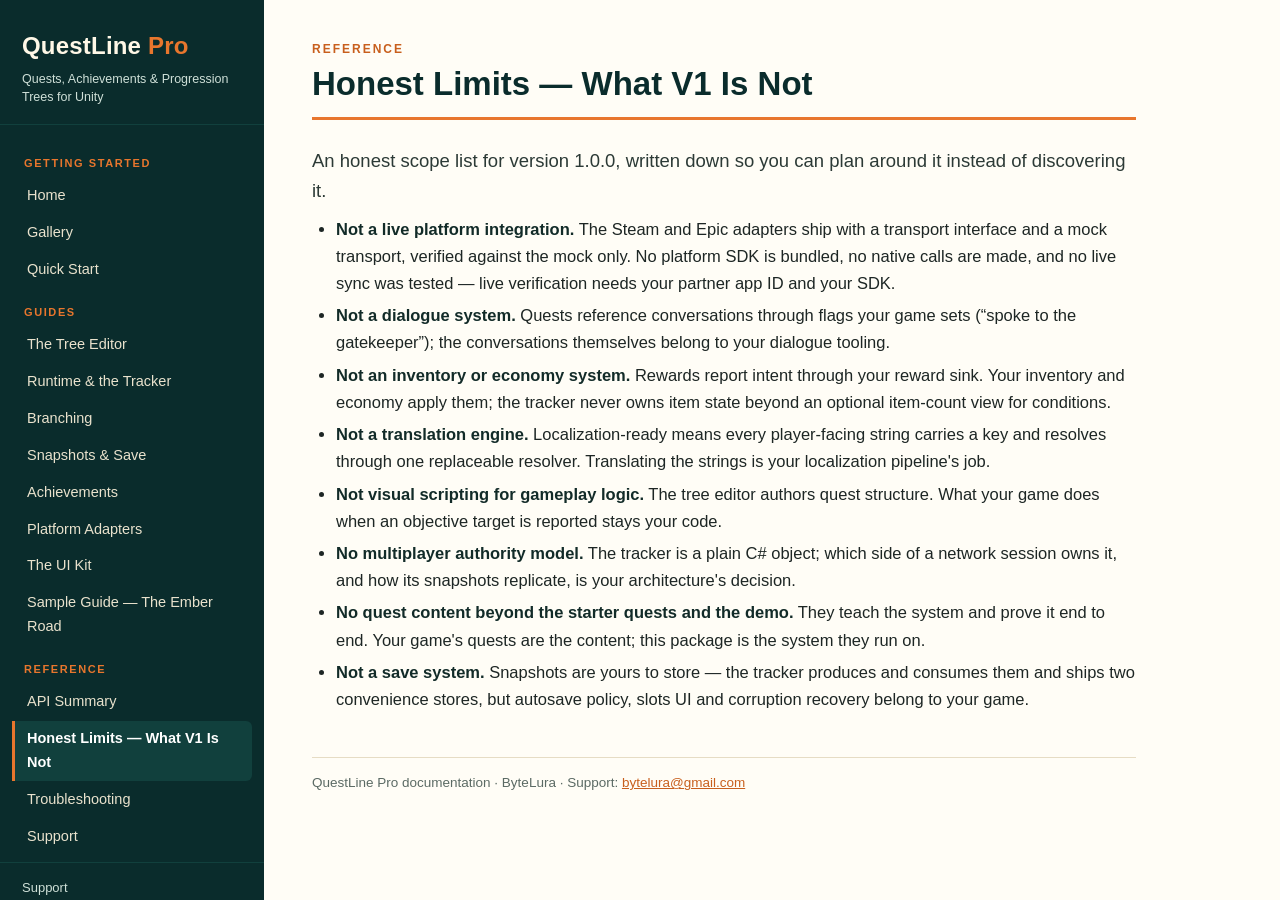
<file: honest-limits.html>
<!DOCTYPE html>
<html lang="en">
<head>
<meta charset="utf-8">
<meta name="viewport" content="width=device-width, initial-scale=1">
<title>Honest Limits — What V1 Is Not — QuestLine Pro Documentation</title>
<link rel="stylesheet" href="style.css">
</head>
<body>
<div class="layout">
  <aside class="sidebar">
    <div class="brand">
      <div class="brand-name">QuestLine <span>Pro</span></div>
      <div class="brand-sub">Quests, Achievements &amp; Progression Trees for Unity</div>
    </div>
    <nav>
      <ul>
          <li class="nav-section">Getting Started</li>
          <li><a href="index.html">Home</a></li>
          <li><a href="gallery.html">Gallery</a></li>
          <li><a href="quick-start.html">Quick Start</a></li>
          <li class="nav-section">Guides</li>
          <li><a href="tree-editor.html">The Tree Editor</a></li>
          <li><a href="runtime-and-tracker.html">Runtime &amp; the Tracker</a></li>
          <li><a href="branching.html">Branching</a></li>
          <li><a href="snapshots-and-save.html">Snapshots &amp; Save</a></li>
          <li><a href="achievements.html">Achievements</a></li>
          <li><a href="platform-adapters.html">Platform Adapters</a></li>
          <li><a href="ui-kit.html">The UI Kit</a></li>
          <li><a href="sample-guide.html">Sample Guide — The Ember Road</a></li>
          <li class="nav-section">Reference</li>
          <li><a href="api-summary.html">API Summary</a></li>
          <li><a href="honest-limits.html" class="active">Honest Limits — What V1 Is Not</a></li>
          <li><a href="troubleshooting.html">Troubleshooting</a></li>
          <li><a href="support.html">Support</a></li>
      </ul>
    </nav>
    <div class="side-foot">Support<br><a href="mailto:bytelura@gmail.com">bytelura@gmail.com</a></div>
  </aside>
  <main class="content">
    <header class="page-head">
      <div class="kicker">Reference</div>
      <h1>Honest Limits — What V1 Is Not</h1>
    </header>

    <p class="lede">An honest scope list for version 1.0.0, written down
    so you can plan around it instead of discovering it.</p>

    <ul>
      <li><strong>Not a live platform integration.</strong> The Steam
      and Epic adapters ship with a transport interface and a mock
      transport, verified against the mock only. No platform SDK is
      bundled, no native calls are made, and no live sync was tested —
      live verification needs your partner app ID and your SDK.</li>
      <li><strong>Not a dialogue system.</strong> Quests reference
      conversations through flags your game sets (“spoke to the
      gatekeeper”); the conversations themselves belong to your dialogue
      tooling.</li>
      <li><strong>Not an inventory or economy system.</strong> Rewards
      report intent through your reward sink. Your inventory and economy
      apply them; the tracker never owns item state beyond an optional
      item-count view for conditions.</li>
      <li><strong>Not a translation engine.</strong> Localization-ready
      means every player-facing string carries a key and resolves
      through one replaceable resolver. Translating the strings is your
      localization pipeline's job.</li>
      <li><strong>Not visual scripting for gameplay logic.</strong> The
      tree editor authors quest structure. What your game does when an
      objective target is reported stays your code.</li>
      <li><strong>No multiplayer authority model.</strong> The tracker
      is a plain C# object; which side of a network session owns it, and
      how its snapshots replicate, is your architecture's decision.</li>
      <li><strong>No quest content beyond the starter quests and the
      demo.</strong> They teach the system and prove it end to end. Your
      game's quests are the content; this package is the system they run
      on.</li>
      <li><strong>Not a save system.</strong> Snapshots are yours to
      store — the tracker produces and consumes them and ships two
      convenience stores, but autosave policy, slots UI and corruption
      recovery belong to your game.</li>
    </ul>

    <footer class="page-foot">
      QuestLine Pro documentation &middot; ByteLura &middot; Support:
      <a href="mailto:bytelura@gmail.com">bytelura@gmail.com</a>
    </footer>
  </main>
</div>
</body>
</html>
</file>
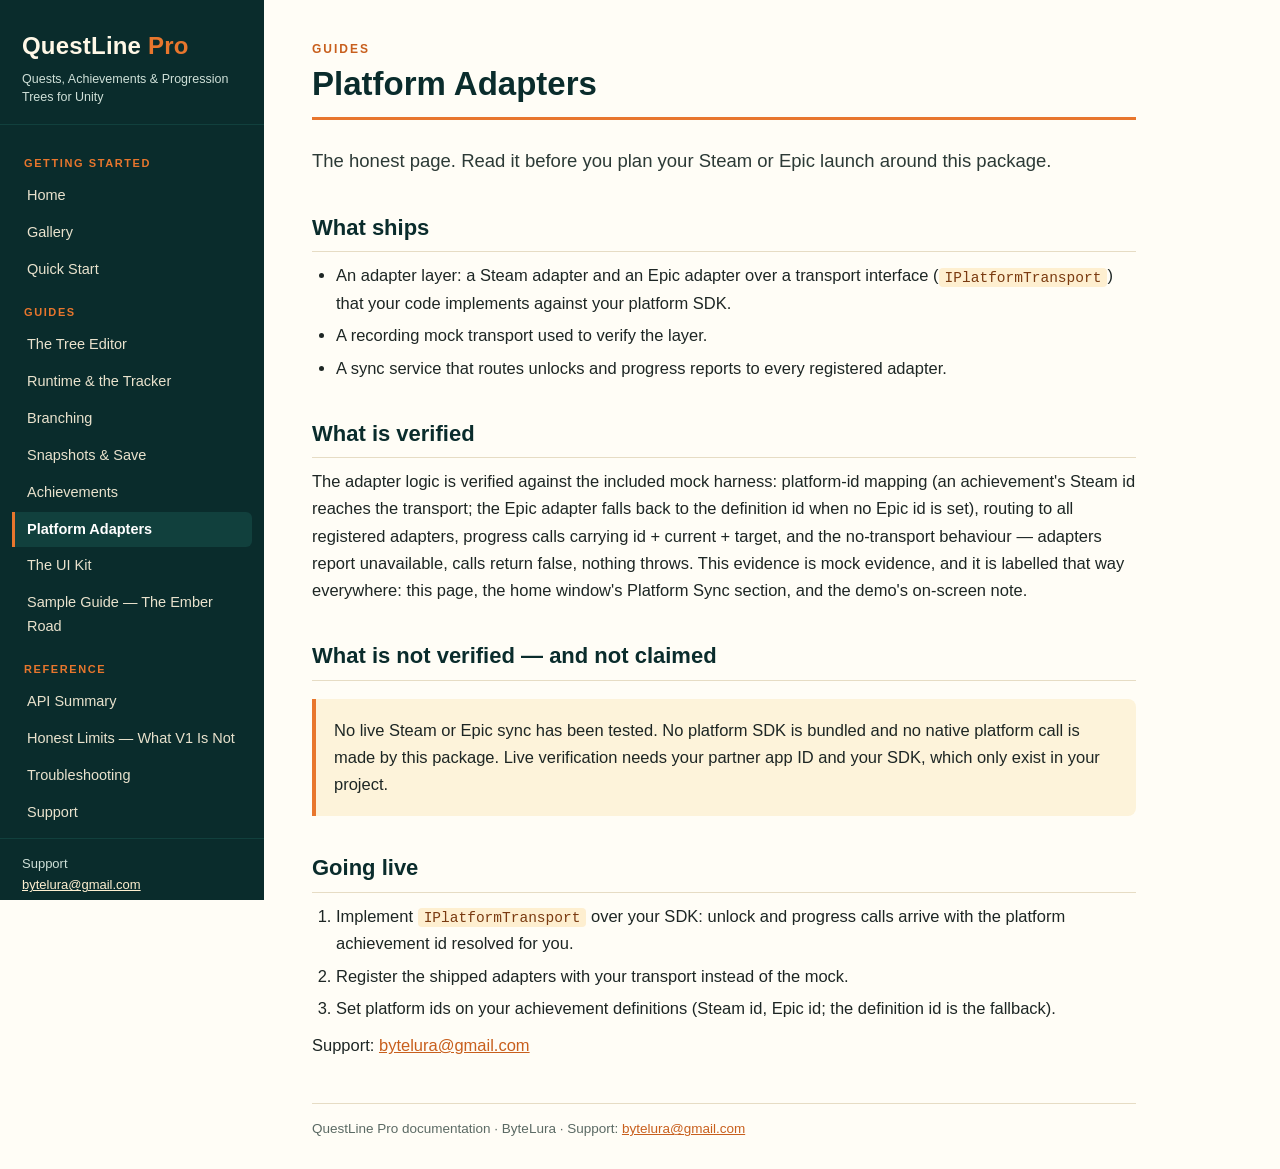
<file: platform-adapters.html>
<!DOCTYPE html>
<html lang="en">
<head>
<meta charset="utf-8">
<meta name="viewport" content="width=device-width, initial-scale=1">
<title>Platform Adapters — QuestLine Pro Documentation</title>
<link rel="stylesheet" href="style.css">
</head>
<body>
<div class="layout">
  <aside class="sidebar">
    <div class="brand">
      <div class="brand-name">QuestLine <span>Pro</span></div>
      <div class="brand-sub">Quests, Achievements &amp; Progression Trees for Unity</div>
    </div>
    <nav>
      <ul>
          <li class="nav-section">Getting Started</li>
          <li><a href="index.html">Home</a></li>
          <li><a href="gallery.html">Gallery</a></li>
          <li><a href="quick-start.html">Quick Start</a></li>
          <li class="nav-section">Guides</li>
          <li><a href="tree-editor.html">The Tree Editor</a></li>
          <li><a href="runtime-and-tracker.html">Runtime &amp; the Tracker</a></li>
          <li><a href="branching.html">Branching</a></li>
          <li><a href="snapshots-and-save.html">Snapshots &amp; Save</a></li>
          <li><a href="achievements.html">Achievements</a></li>
          <li><a href="platform-adapters.html" class="active">Platform Adapters</a></li>
          <li><a href="ui-kit.html">The UI Kit</a></li>
          <li><a href="sample-guide.html">Sample Guide — The Ember Road</a></li>
          <li class="nav-section">Reference</li>
          <li><a href="api-summary.html">API Summary</a></li>
          <li><a href="honest-limits.html">Honest Limits — What V1 Is Not</a></li>
          <li><a href="troubleshooting.html">Troubleshooting</a></li>
          <li><a href="support.html">Support</a></li>
      </ul>
    </nav>
    <div class="side-foot">Support<br><a href="mailto:bytelura@gmail.com">bytelura@gmail.com</a></div>
  </aside>
  <main class="content">
    <header class="page-head">
      <div class="kicker">Guides</div>
      <h1>Platform Adapters</h1>
    </header>

    <p class="lede">The honest page. Read it before you plan your Steam
    or Epic launch around this package.</p>

    <h2>What ships</h2>
    <ul>
      <li>An adapter layer: a Steam adapter and an Epic adapter over a
      transport interface (<code>IPlatformTransport</code>) that your
      code implements against your platform SDK.</li>
      <li>A recording mock transport used to verify the layer.</li>
      <li>A sync service that routes unlocks and progress reports to
      every registered adapter.</li>
    </ul>

    <h2>What is verified</h2>
    <p>The adapter logic is verified against the included mock harness:
    platform-id mapping (an achievement's Steam id reaches the
    transport; the Epic adapter falls back to the definition id when no
    Epic id is set), routing to all registered adapters, progress calls
    carrying id + current + target, and the no-transport behaviour —
    adapters report unavailable, calls return false, nothing throws.
    This evidence is mock evidence, and it is labelled that way
    everywhere: this page, the home window's Platform Sync section, and
    the demo's on-screen note.</p>

    <h2>What is not verified — and not claimed</h2>
    <div class="callout">
      <p>No live Steam or Epic sync has been tested. No platform SDK is
      bundled and no native platform call is made by this package. Live
      verification needs your partner app ID and your SDK, which only
      exist in your project.</p>
    </div>

    <h2>Going live</h2>
    <ol>
      <li>Implement <code>IPlatformTransport</code> over your SDK:
      unlock and progress calls arrive with the platform achievement id
      resolved for you.</li>
      <li>Register the shipped adapters with your transport instead of
      the mock.</li>
      <li>Set platform ids on your achievement definitions (Steam id,
      Epic id; the definition id is the fallback).</li>
    </ol>

    <p>Support: <a href="mailto:bytelura@gmail.com">bytelura@gmail.com</a></p>

    <footer class="page-foot">
      QuestLine Pro documentation &middot; ByteLura &middot; Support:
      <a href="mailto:bytelura@gmail.com">bytelura@gmail.com</a>
    </footer>
  </main>
</div>
</body>
</html>
</file>
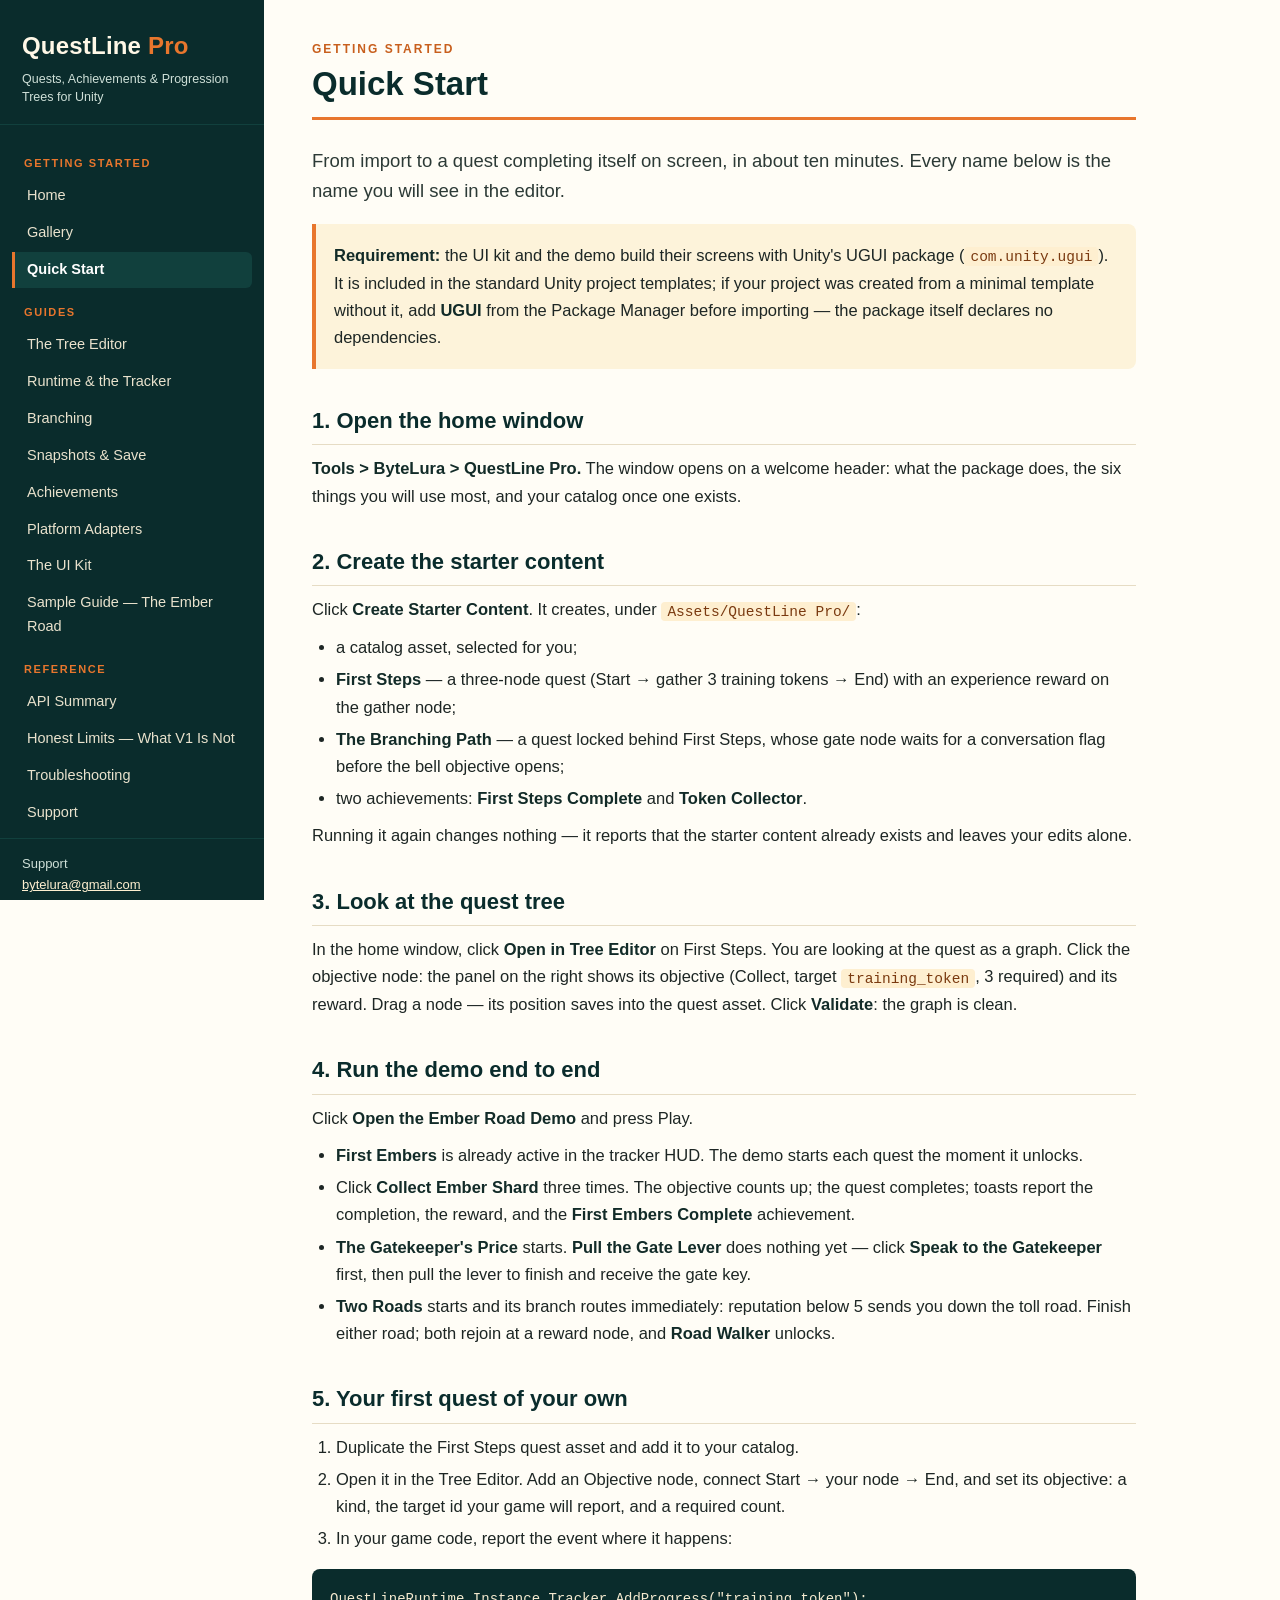
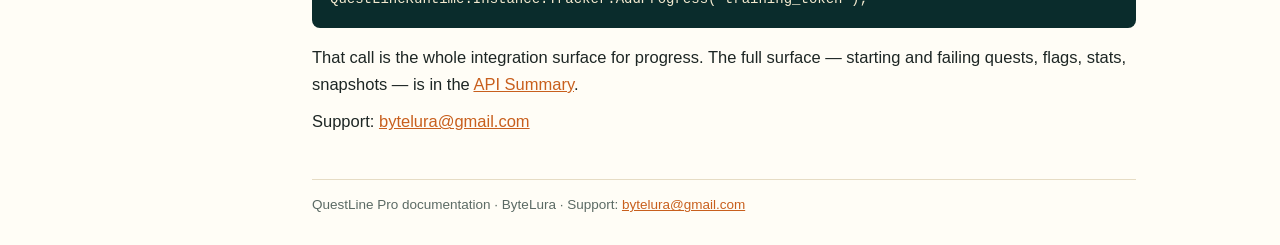
<file: quick-start.html>
<!DOCTYPE html>
<html lang="en">
<head>
<meta charset="utf-8">
<meta name="viewport" content="width=device-width, initial-scale=1">
<title>Quick Start — QuestLine Pro Documentation</title>
<link rel="stylesheet" href="style.css">
</head>
<body>
<div class="layout">
  <aside class="sidebar">
    <div class="brand">
      <div class="brand-name">QuestLine <span>Pro</span></div>
      <div class="brand-sub">Quests, Achievements &amp; Progression Trees for Unity</div>
    </div>
    <nav>
      <ul>
          <li class="nav-section">Getting Started</li>
          <li><a href="index.html">Home</a></li>
          <li><a href="gallery.html">Gallery</a></li>
          <li><a href="quick-start.html" class="active">Quick Start</a></li>
          <li class="nav-section">Guides</li>
          <li><a href="tree-editor.html">The Tree Editor</a></li>
          <li><a href="runtime-and-tracker.html">Runtime &amp; the Tracker</a></li>
          <li><a href="branching.html">Branching</a></li>
          <li><a href="snapshots-and-save.html">Snapshots &amp; Save</a></li>
          <li><a href="achievements.html">Achievements</a></li>
          <li><a href="platform-adapters.html">Platform Adapters</a></li>
          <li><a href="ui-kit.html">The UI Kit</a></li>
          <li><a href="sample-guide.html">Sample Guide — The Ember Road</a></li>
          <li class="nav-section">Reference</li>
          <li><a href="api-summary.html">API Summary</a></li>
          <li><a href="honest-limits.html">Honest Limits — What V1 Is Not</a></li>
          <li><a href="troubleshooting.html">Troubleshooting</a></li>
          <li><a href="support.html">Support</a></li>
      </ul>
    </nav>
    <div class="side-foot">Support<br><a href="mailto:bytelura@gmail.com">bytelura@gmail.com</a></div>
  </aside>
  <main class="content">
    <header class="page-head">
      <div class="kicker">Getting Started</div>
      <h1>Quick Start</h1>
    </header>

    <p class="lede">From import to a quest completing itself on screen,
    in about ten minutes. Every name below is the name you will see in
    the editor.</p>

    <div class="callout">
      <p><strong>Requirement:</strong> the UI kit and the demo build
      their screens with Unity's UGUI package
      (<code>com.unity.ugui</code>). It is included in the standard Unity
      project templates; if your project was created from a minimal
      template without it, add <strong>UGUI</strong> from the Package
      Manager before importing — the package itself declares no
      dependencies.</p>
    </div>

    <h2>1. Open the home window</h2>
    <p><strong>Tools &gt; ByteLura &gt; QuestLine Pro.</strong> The
    window opens on a welcome header: what the package does, the six
    things you will use most, and your catalog once one exists.</p>

    <h2>2. Create the starter content</h2>
    <p>Click <strong>Create Starter Content</strong>. It creates, under
    <code>Assets/QuestLine Pro/</code>:</p>
    <ul>
      <li>a catalog asset, selected for you;</li>
      <li><strong>First Steps</strong> — a three-node quest (Start →
      gather 3 training tokens → End) with an experience reward on the
      gather node;</li>
      <li><strong>The Branching Path</strong> — a quest locked behind
      First Steps, whose gate node waits for a conversation flag before
      the bell objective opens;</li>
      <li>two achievements: <strong>First Steps Complete</strong> and
      <strong>Token Collector</strong>.</li>
    </ul>
    <p>Running it again changes nothing — it reports that the starter
    content already exists and leaves your edits alone.</p>

    <h2>3. Look at the quest tree</h2>
    <p>In the home window, click <strong>Open in Tree Editor</strong> on
    First Steps. You are looking at the quest as a graph. Click the
    objective node: the panel on the right shows its objective (Collect,
    target <code>training_token</code>, 3 required) and its reward. Drag
    a node — its position saves into the quest asset. Click
    <strong>Validate</strong>: the graph is clean.</p>

    <h2>4. Run the demo end to end</h2>
    <p>Click <strong>Open the Ember Road Demo</strong> and press
    Play.</p>
    <ul>
      <li><strong>First Embers</strong> is already active in the tracker
      HUD. The demo starts each quest the moment it unlocks.</li>
      <li>Click <strong>Collect Ember Shard</strong> three times. The
      objective counts up; the quest completes; toasts report the
      completion, the reward, and the <strong>First Embers
      Complete</strong> achievement.</li>
      <li><strong>The Gatekeeper's Price</strong> starts. <strong>Pull
      the Gate Lever</strong> does nothing yet — click <strong>Speak to
      the Gatekeeper</strong> first, then pull the lever to finish and
      receive the gate key.</li>
      <li><strong>Two Roads</strong> starts and its branch routes
      immediately: reputation below 5 sends you down the toll road.
      Finish either road; both rejoin at a reward node, and <strong>Road
      Walker</strong> unlocks.</li>
    </ul>

    <h2>5. Your first quest of your own</h2>
    <ol>
      <li>Duplicate the First Steps quest asset and add it to your
      catalog.</li>
      <li>Open it in the Tree Editor. Add an Objective node, connect
      Start → your node → End, and set its objective: a kind, the target
      id your game will report, and a required count.</li>
      <li>In your game code, report the event where it happens:</li>
    </ol>
    <pre><code>QuestLineRuntime.Instance.Tracker.AddProgress("training_token");</code></pre>
    <p>That call is the whole integration surface for progress. The full
    surface — starting and failing quests, flags, stats, snapshots — is
    in the <a href="api-summary.html">API Summary</a>.</p>

    <p>Support: <a href="mailto:bytelura@gmail.com">bytelura@gmail.com</a></p>

    <footer class="page-foot">
      QuestLine Pro documentation &middot; ByteLura &middot; Support:
      <a href="mailto:bytelura@gmail.com">bytelura@gmail.com</a>
    </footer>
  </main>
</div>
</body>
</html>
</file>
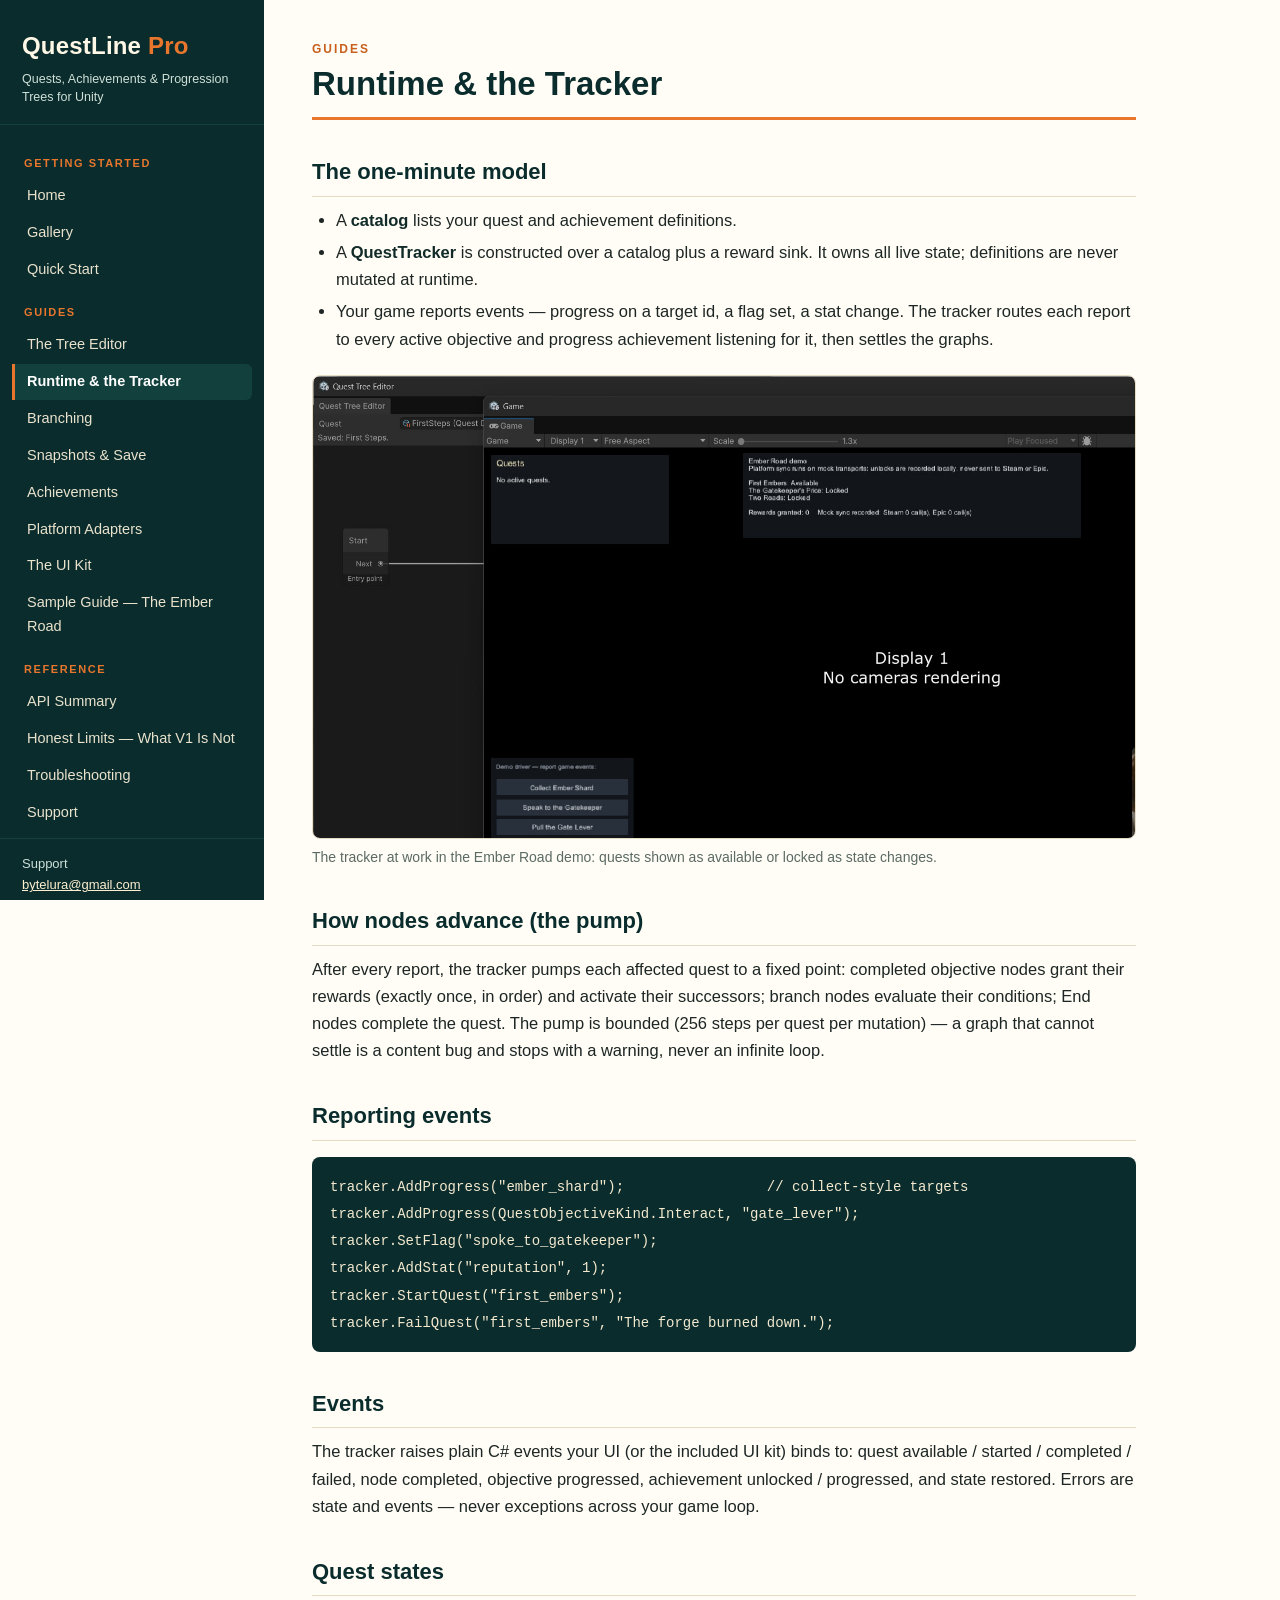
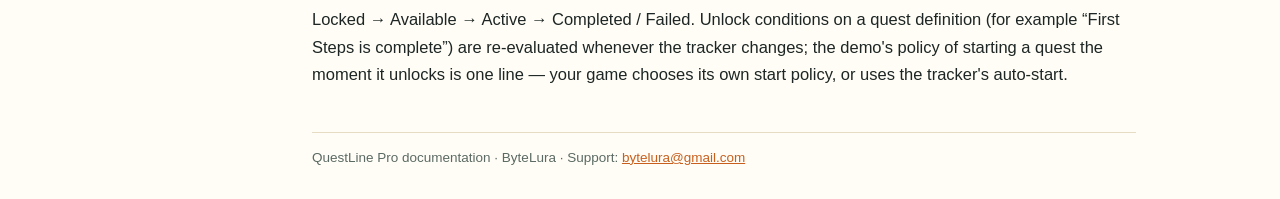
<file: runtime-and-tracker.html>
<!DOCTYPE html>
<html lang="en">
<head>
<meta charset="utf-8">
<meta name="viewport" content="width=device-width, initial-scale=1">
<title>Runtime &amp; the Tracker — QuestLine Pro Documentation</title>
<link rel="stylesheet" href="style.css">
</head>
<body>
<div class="layout">
  <aside class="sidebar">
    <div class="brand">
      <div class="brand-name">QuestLine <span>Pro</span></div>
      <div class="brand-sub">Quests, Achievements &amp; Progression Trees for Unity</div>
    </div>
    <nav>
      <ul>
          <li class="nav-section">Getting Started</li>
          <li><a href="index.html">Home</a></li>
          <li><a href="gallery.html">Gallery</a></li>
          <li><a href="quick-start.html">Quick Start</a></li>
          <li class="nav-section">Guides</li>
          <li><a href="tree-editor.html">The Tree Editor</a></li>
          <li><a href="runtime-and-tracker.html" class="active">Runtime &amp; the Tracker</a></li>
          <li><a href="branching.html">Branching</a></li>
          <li><a href="snapshots-and-save.html">Snapshots &amp; Save</a></li>
          <li><a href="achievements.html">Achievements</a></li>
          <li><a href="platform-adapters.html">Platform Adapters</a></li>
          <li><a href="ui-kit.html">The UI Kit</a></li>
          <li><a href="sample-guide.html">Sample Guide — The Ember Road</a></li>
          <li class="nav-section">Reference</li>
          <li><a href="api-summary.html">API Summary</a></li>
          <li><a href="honest-limits.html">Honest Limits — What V1 Is Not</a></li>
          <li><a href="troubleshooting.html">Troubleshooting</a></li>
          <li><a href="support.html">Support</a></li>
      </ul>
    </nav>
    <div class="side-foot">Support<br><a href="mailto:bytelura@gmail.com">bytelura@gmail.com</a></div>
  </aside>
  <main class="content">
    <header class="page-head">
      <div class="kicker">Guides</div>
      <h1>Runtime &amp; the Tracker</h1>
    </header>

    <h2>The one-minute model</h2>
    <ul>
      <li>A <strong>catalog</strong> lists your quest and achievement
      definitions.</li>
      <li>A <strong>QuestTracker</strong> is constructed over a catalog
      plus a reward sink. It owns all live state; definitions are never
      mutated at runtime.</li>
      <li>Your game reports events — progress on a target id, a flag
      set, a stat change. The tracker routes each report to every active
      objective and progress achievement listening for it, then settles
      the graphs.</li>
    </ul>

    <figure class="doc-shot">
      <img src="images/game-1.jpg" alt="Ember Road demo in the Unity Game view showing available and locked quest states alongside the tracker status panel">
      <figcaption>The tracker at work in the Ember Road demo: quests shown as available or locked as state changes.</figcaption>
    </figure>

    <h2>How nodes advance (the pump)</h2>
    <p>After every report, the tracker pumps each affected quest to a
    fixed point: completed objective nodes grant their rewards (exactly
    once, in order) and activate their successors; branch nodes evaluate
    their conditions; End nodes complete the quest. The pump is bounded
    (256 steps per quest per mutation) — a graph that cannot settle is a
    content bug and stops with a warning, never an infinite loop.</p>

    <h2>Reporting events</h2>
    <pre><code>tracker.AddProgress("ember_shard");                 // collect-style targets
tracker.AddProgress(QuestObjectiveKind.Interact, "gate_lever");
tracker.SetFlag("spoke_to_gatekeeper");
tracker.AddStat("reputation", 1);
tracker.StartQuest("first_embers");
tracker.FailQuest("first_embers", "The forge burned down.");</code></pre>

    <h2>Events</h2>
    <p>The tracker raises plain C# events your UI (or the included UI
    kit) binds to: quest available / started / completed / failed, node
    completed, objective progressed, achievement unlocked / progressed,
    and state restored. Errors are state and events — never exceptions
    across your game loop.</p>

    <h2>Quest states</h2>
    <p>Locked → Available → Active → Completed / Failed. Unlock
    conditions on a quest definition (for example “First Steps is
    complete”) are re-evaluated whenever the tracker changes; the demo's
    policy of starting a quest the moment it unlocks is one line — your
    game chooses its own start policy, or uses the tracker's
    auto-start.</p>

    <footer class="page-foot">
      QuestLine Pro documentation &middot; ByteLura &middot; Support:
      <a href="mailto:bytelura@gmail.com">bytelura@gmail.com</a>
    </footer>
  </main>
</div>
</body>
</html>
</file>
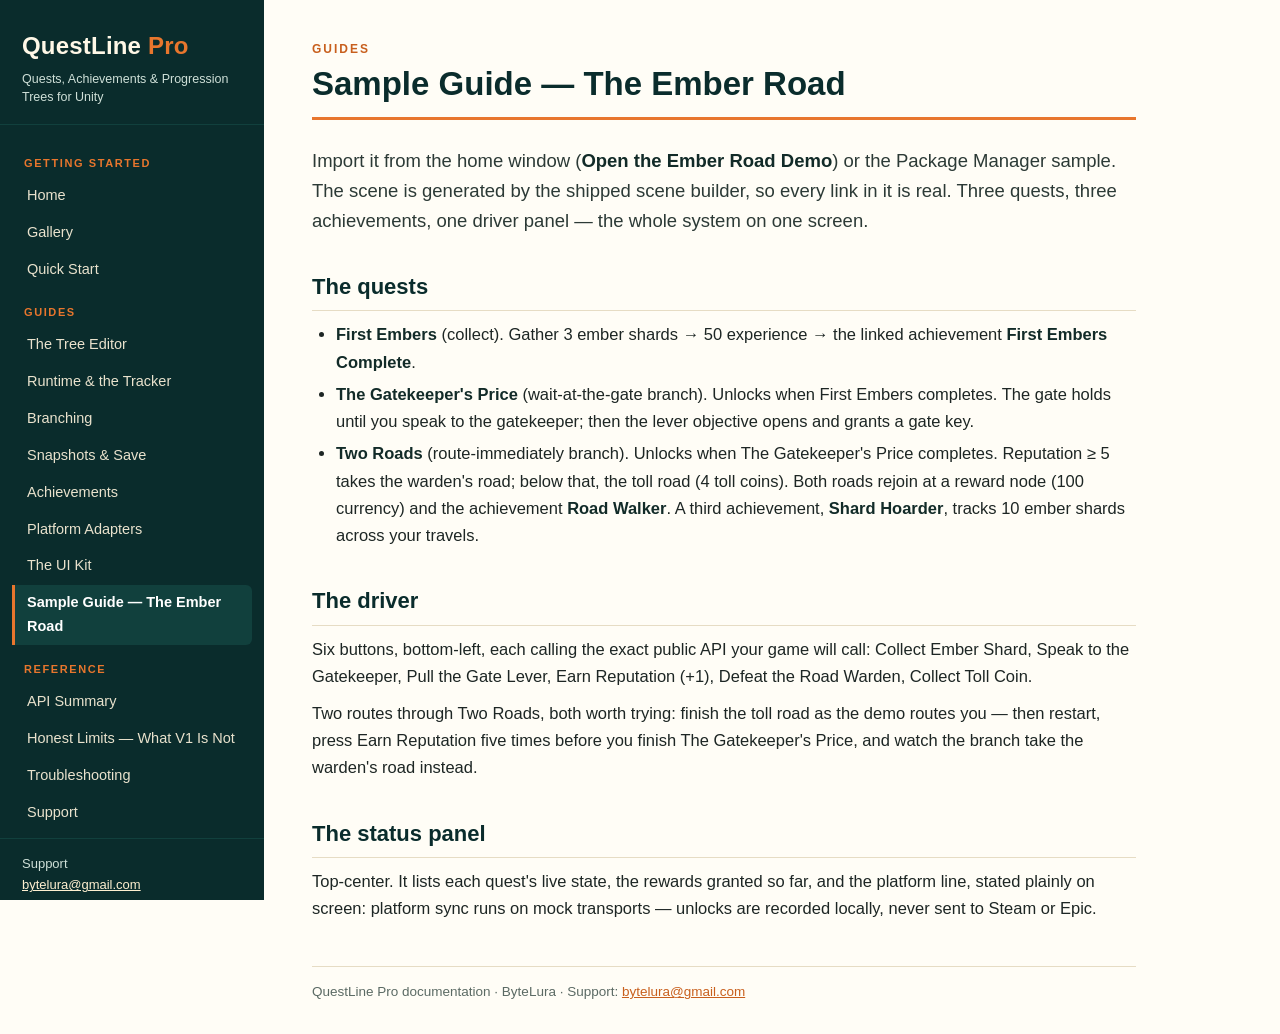
<file: sample-guide.html>
<!DOCTYPE html>
<html lang="en">
<head>
<meta charset="utf-8">
<meta name="viewport" content="width=device-width, initial-scale=1">
<title>Sample Guide — The Ember Road — QuestLine Pro Documentation</title>
<link rel="stylesheet" href="style.css">
</head>
<body>
<div class="layout">
  <aside class="sidebar">
    <div class="brand">
      <div class="brand-name">QuestLine <span>Pro</span></div>
      <div class="brand-sub">Quests, Achievements &amp; Progression Trees for Unity</div>
    </div>
    <nav>
      <ul>
          <li class="nav-section">Getting Started</li>
          <li><a href="index.html">Home</a></li>
          <li><a href="gallery.html">Gallery</a></li>
          <li><a href="quick-start.html">Quick Start</a></li>
          <li class="nav-section">Guides</li>
          <li><a href="tree-editor.html">The Tree Editor</a></li>
          <li><a href="runtime-and-tracker.html">Runtime &amp; the Tracker</a></li>
          <li><a href="branching.html">Branching</a></li>
          <li><a href="snapshots-and-save.html">Snapshots &amp; Save</a></li>
          <li><a href="achievements.html">Achievements</a></li>
          <li><a href="platform-adapters.html">Platform Adapters</a></li>
          <li><a href="ui-kit.html">The UI Kit</a></li>
          <li><a href="sample-guide.html" class="active">Sample Guide — The Ember Road</a></li>
          <li class="nav-section">Reference</li>
          <li><a href="api-summary.html">API Summary</a></li>
          <li><a href="honest-limits.html">Honest Limits — What V1 Is Not</a></li>
          <li><a href="troubleshooting.html">Troubleshooting</a></li>
          <li><a href="support.html">Support</a></li>
      </ul>
    </nav>
    <div class="side-foot">Support<br><a href="mailto:bytelura@gmail.com">bytelura@gmail.com</a></div>
  </aside>
  <main class="content">
    <header class="page-head">
      <div class="kicker">Guides</div>
      <h1>Sample Guide — The Ember Road</h1>
    </header>

    <p class="lede">Import it from the home window (<strong>Open the
    Ember Road Demo</strong>) or the Package Manager sample. The scene
    is generated by the shipped scene builder, so every link in it is
    real. Three quests, three achievements, one driver panel — the whole
    system on one screen.</p>

    <h2>The quests</h2>
    <ul>
      <li><strong>First Embers</strong> (collect). Gather 3 ember shards
      → 50 experience → the linked achievement <strong>First Embers
      Complete</strong>.</li>
      <li><strong>The Gatekeeper's Price</strong> (wait-at-the-gate
      branch). Unlocks when First Embers completes. The gate holds until
      you speak to the gatekeeper; then the lever objective opens and
      grants a gate key.</li>
      <li><strong>Two Roads</strong> (route-immediately branch). Unlocks
      when The Gatekeeper's Price completes. Reputation ≥ 5 takes the
      warden's road; below that, the toll road (4 toll coins). Both roads
      rejoin at a reward node (100 currency) and the achievement
      <strong>Road Walker</strong>. A third achievement, <strong>Shard
      Hoarder</strong>, tracks 10 ember shards across your travels.</li>
    </ul>

    <h2>The driver</h2>
    <p>Six buttons, bottom-left, each calling the exact public API your
    game will call: Collect Ember Shard, Speak to the Gatekeeper, Pull
    the Gate Lever, Earn Reputation (+1), Defeat the Road Warden,
    Collect Toll Coin.</p>
    <p>Two routes through Two Roads, both worth trying: finish the toll
    road as the demo routes you — then restart, press Earn Reputation
    five times before you finish The Gatekeeper's Price, and watch the
    branch take the warden's road instead.</p>

    <h2>The status panel</h2>
    <p>Top-center. It lists each quest's live state, the rewards granted
    so far, and the platform line, stated plainly on screen: platform
    sync runs on mock transports — unlocks are recorded locally, never
    sent to Steam or Epic.</p>

    <footer class="page-foot">
      QuestLine Pro documentation &middot; ByteLura &middot; Support:
      <a href="mailto:bytelura@gmail.com">bytelura@gmail.com</a>
    </footer>
  </main>
</div>
</body>
</html>
</file>
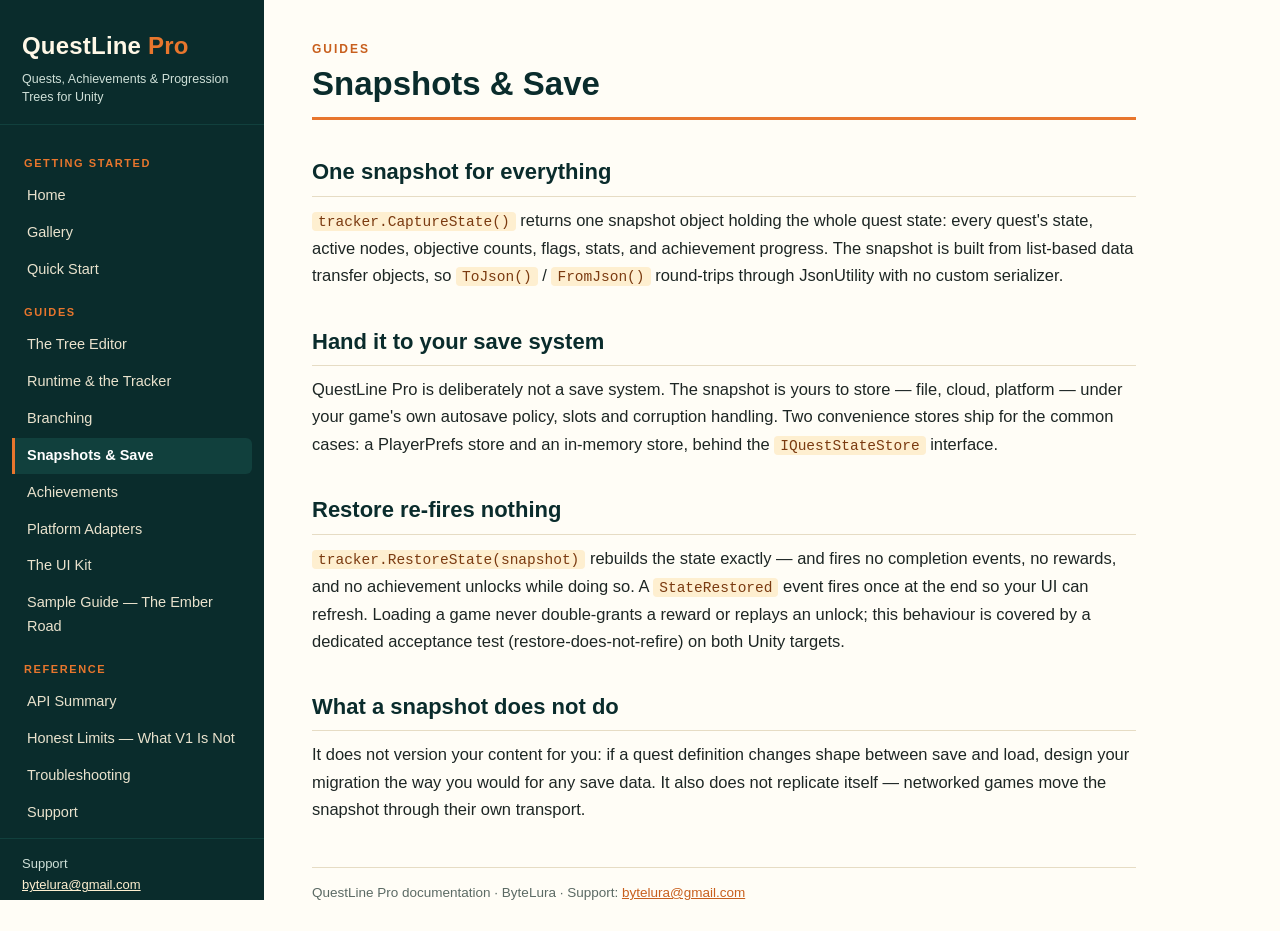
<file: snapshots-and-save.html>
<!DOCTYPE html>
<html lang="en">
<head>
<meta charset="utf-8">
<meta name="viewport" content="width=device-width, initial-scale=1">
<title>Snapshots &amp; Save — QuestLine Pro Documentation</title>
<link rel="stylesheet" href="style.css">
</head>
<body>
<div class="layout">
  <aside class="sidebar">
    <div class="brand">
      <div class="brand-name">QuestLine <span>Pro</span></div>
      <div class="brand-sub">Quests, Achievements &amp; Progression Trees for Unity</div>
    </div>
    <nav>
      <ul>
          <li class="nav-section">Getting Started</li>
          <li><a href="index.html">Home</a></li>
          <li><a href="gallery.html">Gallery</a></li>
          <li><a href="quick-start.html">Quick Start</a></li>
          <li class="nav-section">Guides</li>
          <li><a href="tree-editor.html">The Tree Editor</a></li>
          <li><a href="runtime-and-tracker.html">Runtime &amp; the Tracker</a></li>
          <li><a href="branching.html">Branching</a></li>
          <li><a href="snapshots-and-save.html" class="active">Snapshots &amp; Save</a></li>
          <li><a href="achievements.html">Achievements</a></li>
          <li><a href="platform-adapters.html">Platform Adapters</a></li>
          <li><a href="ui-kit.html">The UI Kit</a></li>
          <li><a href="sample-guide.html">Sample Guide — The Ember Road</a></li>
          <li class="nav-section">Reference</li>
          <li><a href="api-summary.html">API Summary</a></li>
          <li><a href="honest-limits.html">Honest Limits — What V1 Is Not</a></li>
          <li><a href="troubleshooting.html">Troubleshooting</a></li>
          <li><a href="support.html">Support</a></li>
      </ul>
    </nav>
    <div class="side-foot">Support<br><a href="mailto:bytelura@gmail.com">bytelura@gmail.com</a></div>
  </aside>
  <main class="content">
    <header class="page-head">
      <div class="kicker">Guides</div>
      <h1>Snapshots &amp; Save</h1>
    </header>

    <h2>One snapshot for everything</h2>
    <p><code>tracker.CaptureState()</code> returns one snapshot object
    holding the whole quest state: every quest's state, active nodes,
    objective counts, flags, stats, and achievement progress. The
    snapshot is built from list-based data transfer objects, so
    <code>ToJson()</code> / <code>FromJson()</code> round-trips through
    JsonUtility with no custom serializer.</p>

    <h2>Hand it to your save system</h2>
    <p>QuestLine Pro is deliberately not a save system. The snapshot is
    yours to store — file, cloud, platform — under your game's own
    autosave policy, slots and corruption handling. Two convenience
    stores ship for the common cases: a PlayerPrefs store and an
    in-memory store, behind the <code>IQuestStateStore</code>
    interface.</p>

    <h2>Restore re-fires nothing</h2>
    <p><code>tracker.RestoreState(snapshot)</code> rebuilds the state
    exactly — and fires no completion events, no rewards, and no
    achievement unlocks while doing so. A <code>StateRestored</code>
    event fires once at the end so your UI can refresh. Loading a game
    never double-grants a reward or replays an unlock; this behaviour is
    covered by a dedicated acceptance test (restore-does-not-refire) on
    both Unity targets.</p>

    <h2>What a snapshot does not do</h2>
    <p>It does not version your content for you: if a quest definition
    changes shape between save and load, design your migration the way
    you would for any save data. It also does not replicate itself —
    networked games move the snapshot through their own transport.</p>

    <footer class="page-foot">
      QuestLine Pro documentation &middot; ByteLura &middot; Support:
      <a href="mailto:bytelura@gmail.com">bytelura@gmail.com</a>
    </footer>
  </main>
</div>
</body>
</html>
</file>
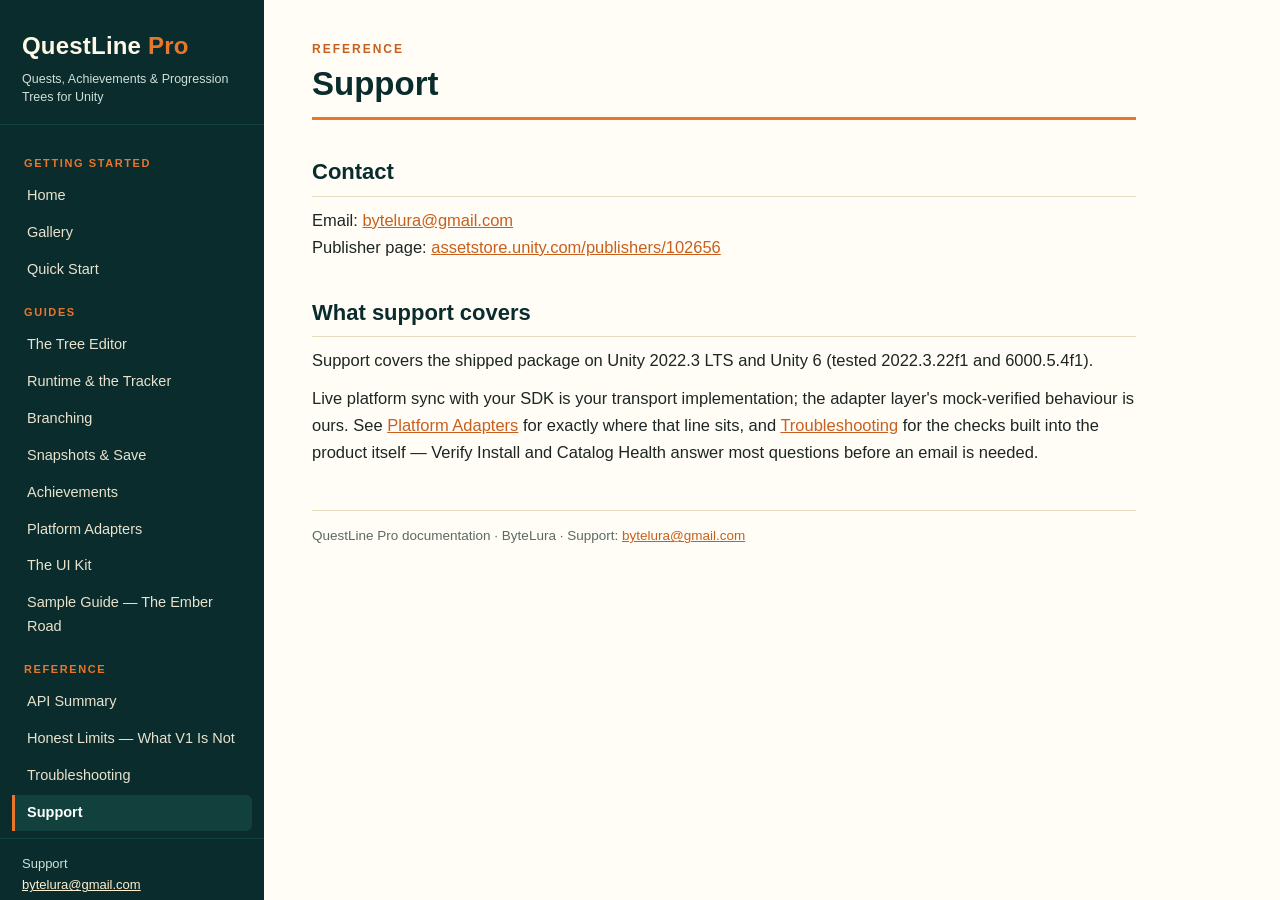
<file: support.html>
<!DOCTYPE html>
<html lang="en">
<head>
<meta charset="utf-8">
<meta name="viewport" content="width=device-width, initial-scale=1">
<title>Support — QuestLine Pro Documentation</title>
<link rel="stylesheet" href="style.css">
</head>
<body>
<div class="layout">
  <aside class="sidebar">
    <div class="brand">
      <div class="brand-name">QuestLine <span>Pro</span></div>
      <div class="brand-sub">Quests, Achievements &amp; Progression Trees for Unity</div>
    </div>
    <nav>
      <ul>
          <li class="nav-section">Getting Started</li>
          <li><a href="index.html">Home</a></li>
          <li><a href="gallery.html">Gallery</a></li>
          <li><a href="quick-start.html">Quick Start</a></li>
          <li class="nav-section">Guides</li>
          <li><a href="tree-editor.html">The Tree Editor</a></li>
          <li><a href="runtime-and-tracker.html">Runtime &amp; the Tracker</a></li>
          <li><a href="branching.html">Branching</a></li>
          <li><a href="snapshots-and-save.html">Snapshots &amp; Save</a></li>
          <li><a href="achievements.html">Achievements</a></li>
          <li><a href="platform-adapters.html">Platform Adapters</a></li>
          <li><a href="ui-kit.html">The UI Kit</a></li>
          <li><a href="sample-guide.html">Sample Guide — The Ember Road</a></li>
          <li class="nav-section">Reference</li>
          <li><a href="api-summary.html">API Summary</a></li>
          <li><a href="honest-limits.html">Honest Limits — What V1 Is Not</a></li>
          <li><a href="troubleshooting.html">Troubleshooting</a></li>
          <li><a href="support.html" class="active">Support</a></li>
      </ul>
    </nav>
    <div class="side-foot">Support<br><a href="mailto:bytelura@gmail.com">bytelura@gmail.com</a></div>
  </aside>
  <main class="content">
    <header class="page-head">
      <div class="kicker">Reference</div>
      <h1>Support</h1>
    </header>

    <h2>Contact</h2>
    <p>Email: <a href="mailto:bytelura@gmail.com">bytelura@gmail.com</a><br>
    Publisher page:
    <a href="https://assetstore.unity.com/publishers/102656">assetstore.unity.com/publishers/102656</a></p>

    <h2>What support covers</h2>
    <p>Support covers the shipped package on Unity 2022.3 LTS and Unity
    6 (tested 2022.3.22f1 and 6000.5.4f1).</p>
    <p>Live platform sync with your SDK is your transport
    implementation; the adapter layer's mock-verified behaviour is ours.
    See <a href="platform-adapters.html">Platform Adapters</a> for
    exactly where that line sits, and
    <a href="troubleshooting.html">Troubleshooting</a> for the checks
    built into the product itself — Verify Install and Catalog Health
    answer most questions before an email is needed.</p>

    <footer class="page-foot">
      QuestLine Pro documentation &middot; ByteLura &middot; Support:
      <a href="mailto:bytelura@gmail.com">bytelura@gmail.com</a>
    </footer>
  </main>
</div>
</body>
</html>
</file>
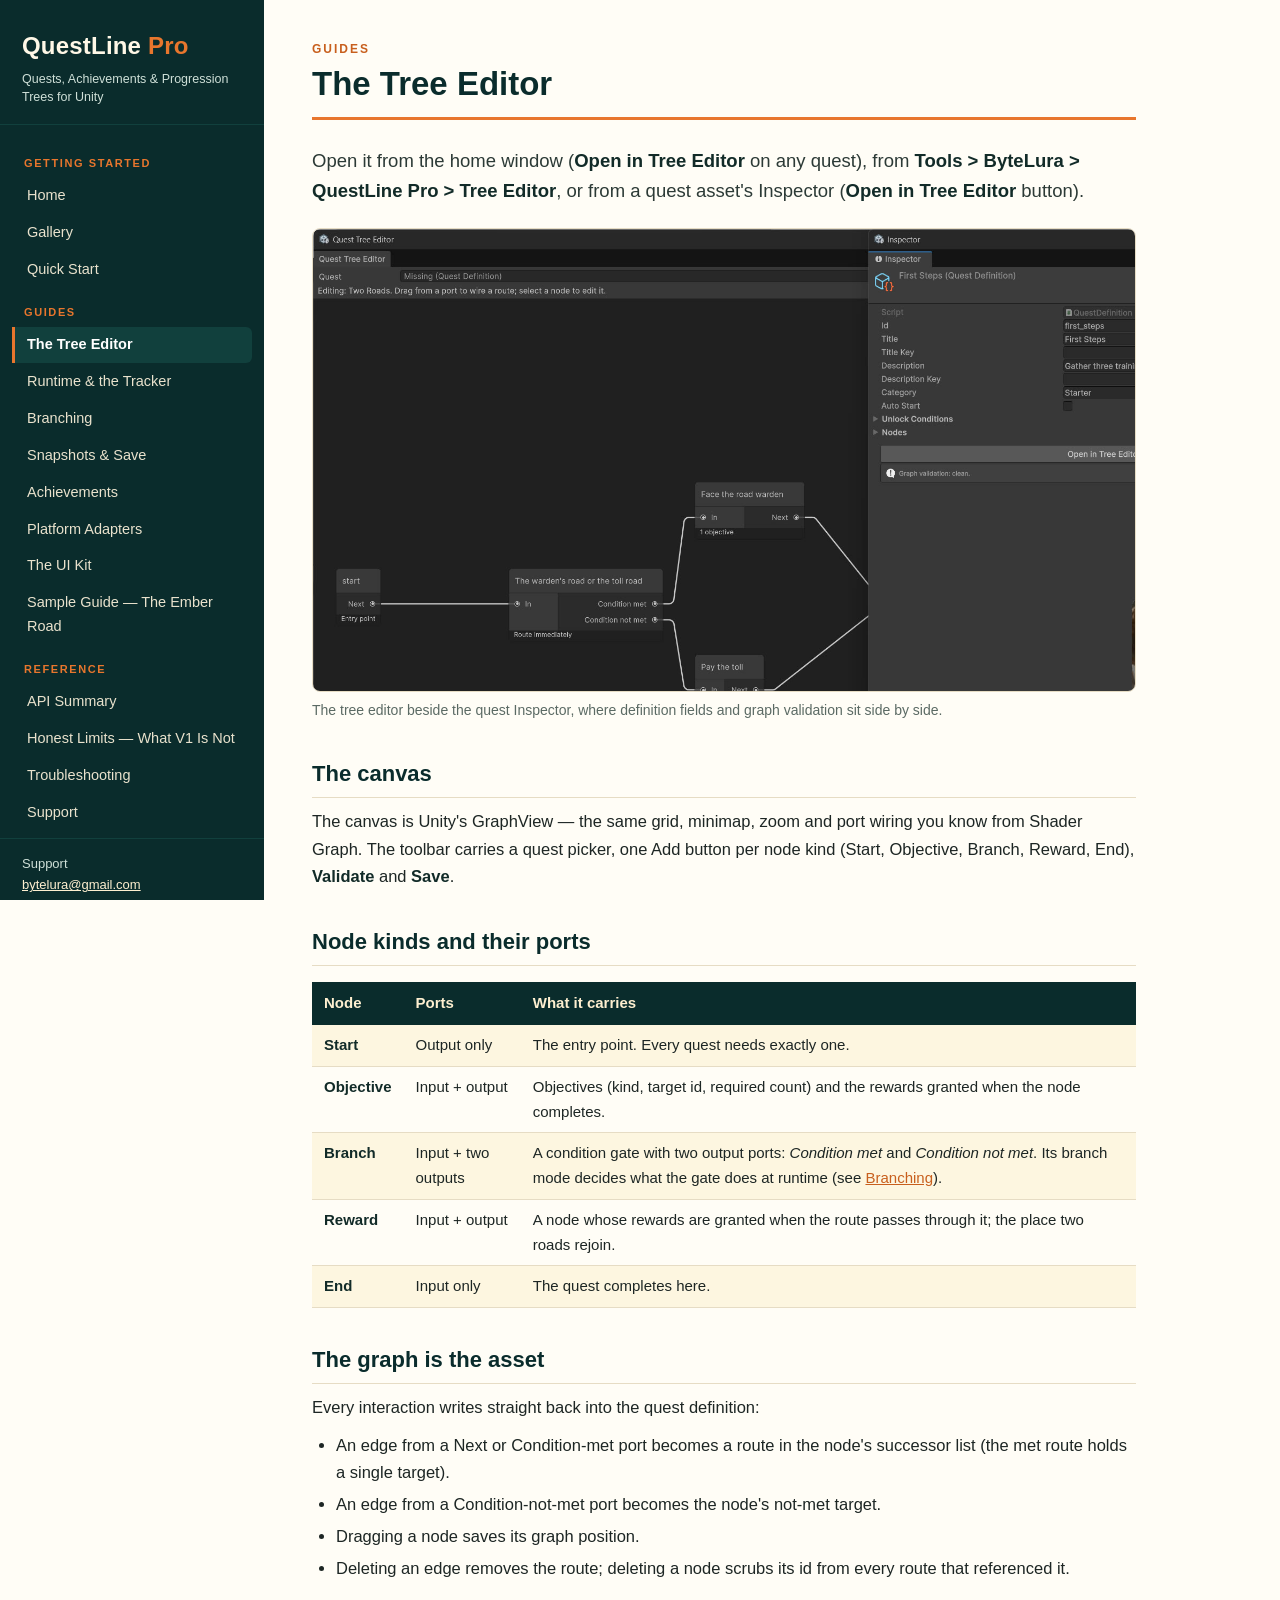
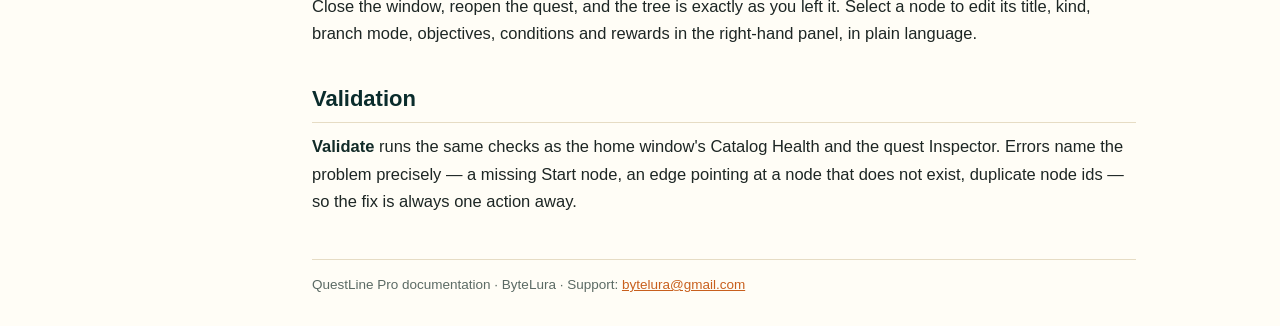
<file: tree-editor.html>
<!DOCTYPE html>
<html lang="en">
<head>
<meta charset="utf-8">
<meta name="viewport" content="width=device-width, initial-scale=1">
<title>The Tree Editor — QuestLine Pro Documentation</title>
<link rel="stylesheet" href="style.css">
</head>
<body>
<div class="layout">
  <aside class="sidebar">
    <div class="brand">
      <div class="brand-name">QuestLine <span>Pro</span></div>
      <div class="brand-sub">Quests, Achievements &amp; Progression Trees for Unity</div>
    </div>
    <nav>
      <ul>
          <li class="nav-section">Getting Started</li>
          <li><a href="index.html">Home</a></li>
          <li><a href="gallery.html">Gallery</a></li>
          <li><a href="quick-start.html">Quick Start</a></li>
          <li class="nav-section">Guides</li>
          <li><a href="tree-editor.html" class="active">The Tree Editor</a></li>
          <li><a href="runtime-and-tracker.html">Runtime &amp; the Tracker</a></li>
          <li><a href="branching.html">Branching</a></li>
          <li><a href="snapshots-and-save.html">Snapshots &amp; Save</a></li>
          <li><a href="achievements.html">Achievements</a></li>
          <li><a href="platform-adapters.html">Platform Adapters</a></li>
          <li><a href="ui-kit.html">The UI Kit</a></li>
          <li><a href="sample-guide.html">Sample Guide — The Ember Road</a></li>
          <li class="nav-section">Reference</li>
          <li><a href="api-summary.html">API Summary</a></li>
          <li><a href="honest-limits.html">Honest Limits — What V1 Is Not</a></li>
          <li><a href="troubleshooting.html">Troubleshooting</a></li>
          <li><a href="support.html">Support</a></li>
      </ul>
    </nav>
    <div class="side-foot">Support<br><a href="mailto:bytelura@gmail.com">bytelura@gmail.com</a></div>
  </aside>
  <main class="content">
    <header class="page-head">
      <div class="kicker">Guides</div>
      <h1>The Tree Editor</h1>
    </header>

    <p class="lede">Open it from the home window (<strong>Open in Tree
    Editor</strong> on any quest), from <strong>Tools &gt; ByteLura &gt;
    QuestLine Pro &gt; Tree Editor</strong>, or from a quest asset's
    Inspector (<strong>Open in Tree Editor</strong> button).</p>

    <figure class="doc-shot">
      <img src="images/inspector-1.jpg" alt="Quest Tree Editor beside the Inspector panel for the First Steps quest definition, showing clean graph validation">
      <figcaption>The tree editor beside the quest Inspector, where definition fields and graph validation sit side by side.</figcaption>
    </figure>

    <h2>The canvas</h2>
    <p>The canvas is Unity's GraphView — the same grid, minimap, zoom
    and port wiring you know from Shader Graph. The toolbar carries a
    quest picker, one Add button per node kind (Start, Objective,
    Branch, Reward, End), <strong>Validate</strong> and
    <strong>Save</strong>.</p>

    <h2>Node kinds and their ports</h2>
    <table>
      <tr><th>Node</th><th>Ports</th><th>What it carries</th></tr>
      <tr>
        <td><strong>Start</strong></td><td>Output only</td>
        <td>The entry point. Every quest needs exactly one.</td>
      </tr>
      <tr>
        <td><strong>Objective</strong></td><td>Input + output</td>
        <td>Objectives (kind, target id, required count) and the rewards
        granted when the node completes.</td>
      </tr>
      <tr>
        <td><strong>Branch</strong></td><td>Input + two outputs</td>
        <td>A condition gate with two output ports: <em>Condition
        met</em> and <em>Condition not met</em>. Its branch mode decides
        what the gate does at runtime (see
        <a href="branching.html">Branching</a>).</td>
      </tr>
      <tr>
        <td><strong>Reward</strong></td><td>Input + output</td>
        <td>A node whose rewards are granted when the route passes
        through it; the place two roads rejoin.</td>
      </tr>
      <tr>
        <td><strong>End</strong></td><td>Input only</td>
        <td>The quest completes here.</td>
      </tr>
    </table>

    <h2>The graph is the asset</h2>
    <p>Every interaction writes straight back into the quest
    definition:</p>
    <ul>
      <li>An edge from a Next or Condition-met port becomes a route in
      the node's successor list (the met route holds a single
      target).</li>
      <li>An edge from a Condition-not-met port becomes the node's
      not-met target.</li>
      <li>Dragging a node saves its graph position.</li>
      <li>Deleting an edge removes the route; deleting a node scrubs its
      id from every route that referenced it.</li>
    </ul>
    <p>Close the window, reopen the quest, and the tree is exactly as
    you left it. Select a node to edit its title, kind, branch mode,
    objectives, conditions and rewards in the right-hand panel, in plain
    language.</p>

    <h2>Validation</h2>
    <p><strong>Validate</strong> runs the same checks as the home
    window's Catalog Health and the quest Inspector. Errors name the
    problem precisely — a missing Start node, an edge pointing at a node
    that does not exist, duplicate node ids — so the fix is always one
    action away.</p>

    <footer class="page-foot">
      QuestLine Pro documentation &middot; ByteLura &middot; Support:
      <a href="mailto:bytelura@gmail.com">bytelura@gmail.com</a>
    </footer>
  </main>
</div>
</body>
</html>
</file>
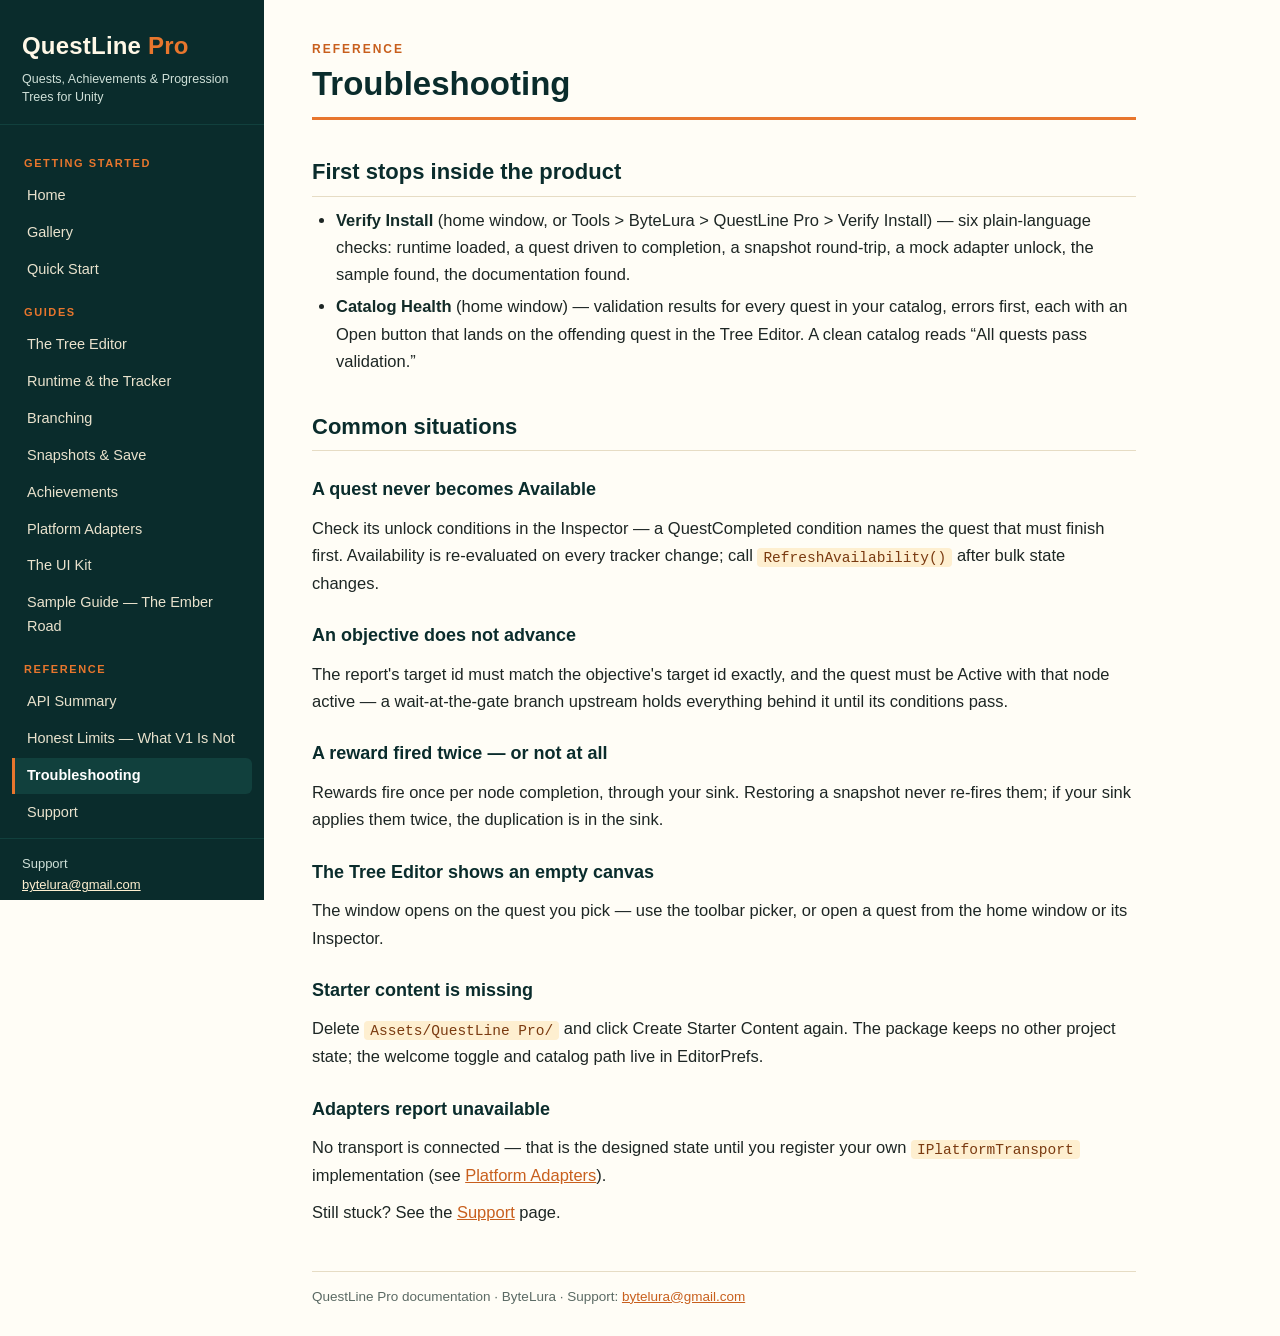
<file: troubleshooting.html>
<!DOCTYPE html>
<html lang="en">
<head>
<meta charset="utf-8">
<meta name="viewport" content="width=device-width, initial-scale=1">
<title>Troubleshooting — QuestLine Pro Documentation</title>
<link rel="stylesheet" href="style.css">
</head>
<body>
<div class="layout">
  <aside class="sidebar">
    <div class="brand">
      <div class="brand-name">QuestLine <span>Pro</span></div>
      <div class="brand-sub">Quests, Achievements &amp; Progression Trees for Unity</div>
    </div>
    <nav>
      <ul>
          <li class="nav-section">Getting Started</li>
          <li><a href="index.html">Home</a></li>
          <li><a href="gallery.html">Gallery</a></li>
          <li><a href="quick-start.html">Quick Start</a></li>
          <li class="nav-section">Guides</li>
          <li><a href="tree-editor.html">The Tree Editor</a></li>
          <li><a href="runtime-and-tracker.html">Runtime &amp; the Tracker</a></li>
          <li><a href="branching.html">Branching</a></li>
          <li><a href="snapshots-and-save.html">Snapshots &amp; Save</a></li>
          <li><a href="achievements.html">Achievements</a></li>
          <li><a href="platform-adapters.html">Platform Adapters</a></li>
          <li><a href="ui-kit.html">The UI Kit</a></li>
          <li><a href="sample-guide.html">Sample Guide — The Ember Road</a></li>
          <li class="nav-section">Reference</li>
          <li><a href="api-summary.html">API Summary</a></li>
          <li><a href="honest-limits.html">Honest Limits — What V1 Is Not</a></li>
          <li><a href="troubleshooting.html" class="active">Troubleshooting</a></li>
          <li><a href="support.html">Support</a></li>
      </ul>
    </nav>
    <div class="side-foot">Support<br><a href="mailto:bytelura@gmail.com">bytelura@gmail.com</a></div>
  </aside>
  <main class="content">
    <header class="page-head">
      <div class="kicker">Reference</div>
      <h1>Troubleshooting</h1>
    </header>

    <h2>First stops inside the product</h2>
    <ul>
      <li><strong>Verify Install</strong> (home window, or Tools &gt;
      ByteLura &gt; QuestLine Pro &gt; Verify Install) — six
      plain-language checks: runtime loaded, a quest driven to
      completion, a snapshot round-trip, a mock adapter unlock, the
      sample found, the documentation found.</li>
      <li><strong>Catalog Health</strong> (home window) — validation
      results for every quest in your catalog, errors first, each with
      an Open button that lands on the offending quest in the Tree
      Editor. A clean catalog reads “All quests pass validation.”</li>
    </ul>

    <h2>Common situations</h2>
    <h3>A quest never becomes Available</h3>
    <p>Check its unlock conditions in the Inspector — a QuestCompleted
    condition names the quest that must finish first. Availability is
    re-evaluated on every tracker change; call
    <code>RefreshAvailability()</code> after bulk state changes.</p>

    <h3>An objective does not advance</h3>
    <p>The report's target id must match the objective's target id
    exactly, and the quest must be Active with that node active — a
    wait-at-the-gate branch upstream holds everything behind it until
    its conditions pass.</p>

    <h3>A reward fired twice — or not at all</h3>
    <p>Rewards fire once per node completion, through your sink.
    Restoring a snapshot never re-fires them; if your sink applies them
    twice, the duplication is in the sink.</p>

    <h3>The Tree Editor shows an empty canvas</h3>
    <p>The window opens on the quest you pick — use the toolbar picker,
    or open a quest from the home window or its Inspector.</p>

    <h3>Starter content is missing</h3>
    <p>Delete <code>Assets/QuestLine Pro/</code> and click Create
    Starter Content again. The package keeps no other project state; the
    welcome toggle and catalog path live in EditorPrefs.</p>

    <h3>Adapters report unavailable</h3>
    <p>No transport is connected — that is the designed state until you
    register your own <code>IPlatformTransport</code> implementation
    (see <a href="platform-adapters.html">Platform Adapters</a>).</p>

    <p>Still stuck? See the <a href="support.html">Support</a>
    page.</p>

    <footer class="page-foot">
      QuestLine Pro documentation &middot; ByteLura &middot; Support:
      <a href="mailto:bytelura@gmail.com">bytelura@gmail.com</a>
    </footer>
  </main>
</div>
</body>
</html>
</file>
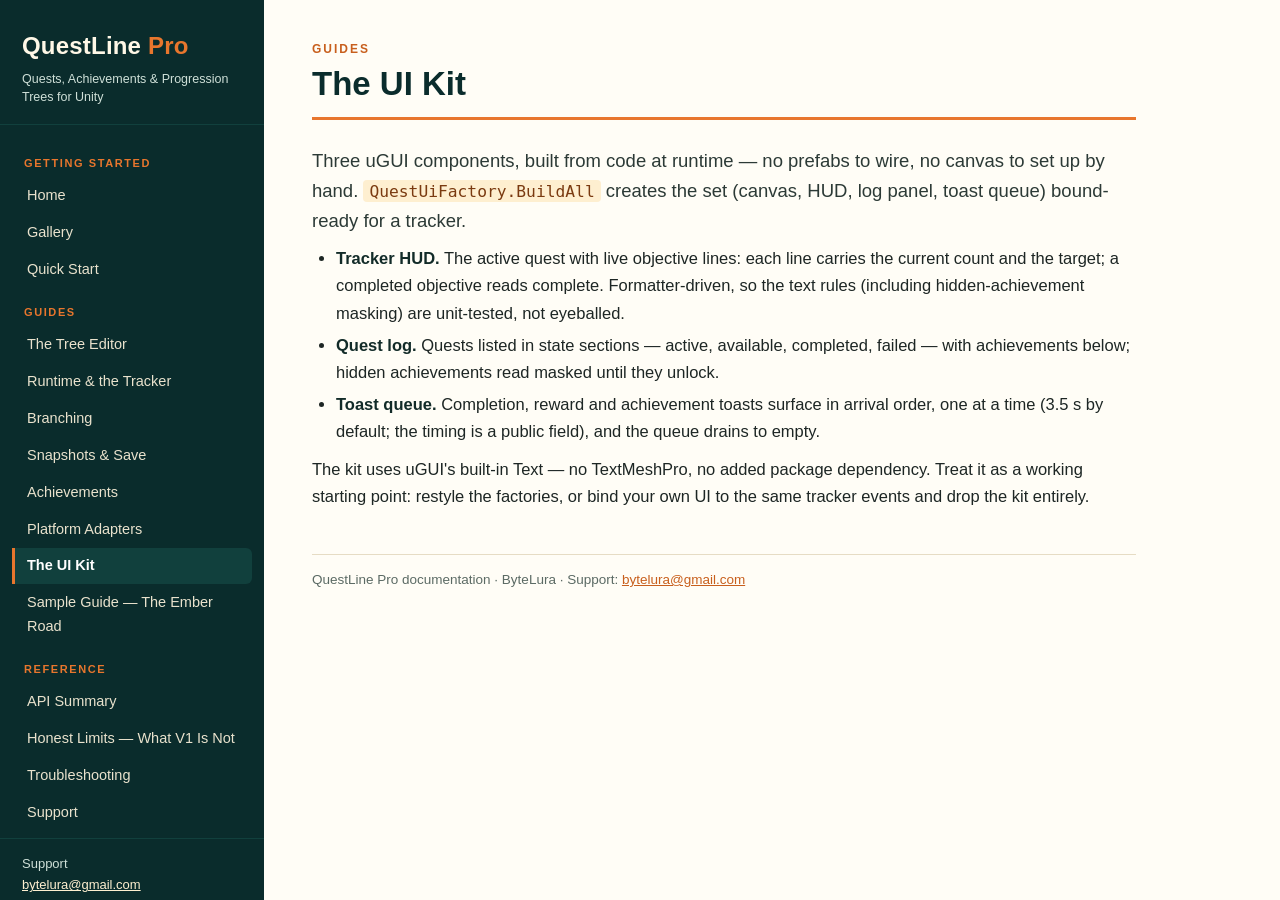
<file: ui-kit.html>
<!DOCTYPE html>
<html lang="en">
<head>
<meta charset="utf-8">
<meta name="viewport" content="width=device-width, initial-scale=1">
<title>The UI Kit — QuestLine Pro Documentation</title>
<link rel="stylesheet" href="style.css">
</head>
<body>
<div class="layout">
  <aside class="sidebar">
    <div class="brand">
      <div class="brand-name">QuestLine <span>Pro</span></div>
      <div class="brand-sub">Quests, Achievements &amp; Progression Trees for Unity</div>
    </div>
    <nav>
      <ul>
          <li class="nav-section">Getting Started</li>
          <li><a href="index.html">Home</a></li>
          <li><a href="gallery.html">Gallery</a></li>
          <li><a href="quick-start.html">Quick Start</a></li>
          <li class="nav-section">Guides</li>
          <li><a href="tree-editor.html">The Tree Editor</a></li>
          <li><a href="runtime-and-tracker.html">Runtime &amp; the Tracker</a></li>
          <li><a href="branching.html">Branching</a></li>
          <li><a href="snapshots-and-save.html">Snapshots &amp; Save</a></li>
          <li><a href="achievements.html">Achievements</a></li>
          <li><a href="platform-adapters.html">Platform Adapters</a></li>
          <li><a href="ui-kit.html" class="active">The UI Kit</a></li>
          <li><a href="sample-guide.html">Sample Guide — The Ember Road</a></li>
          <li class="nav-section">Reference</li>
          <li><a href="api-summary.html">API Summary</a></li>
          <li><a href="honest-limits.html">Honest Limits — What V1 Is Not</a></li>
          <li><a href="troubleshooting.html">Troubleshooting</a></li>
          <li><a href="support.html">Support</a></li>
      </ul>
    </nav>
    <div class="side-foot">Support<br><a href="mailto:bytelura@gmail.com">bytelura@gmail.com</a></div>
  </aside>
  <main class="content">
    <header class="page-head">
      <div class="kicker">Guides</div>
      <h1>The UI Kit</h1>
    </header>

    <p class="lede">Three uGUI components, built from code at runtime —
    no prefabs to wire, no canvas to set up by hand.
    <code>QuestUiFactory.BuildAll</code> creates the set (canvas, HUD,
    log panel, toast queue) bound-ready for a tracker.</p>

    <ul>
      <li><strong>Tracker HUD.</strong> The active quest with live
      objective lines: each line carries the current count and the
      target; a completed objective reads complete. Formatter-driven, so
      the text rules (including hidden-achievement masking) are
      unit-tested, not eyeballed.</li>
      <li><strong>Quest log.</strong> Quests listed in state sections —
      active, available, completed, failed — with achievements below;
      hidden achievements read masked until they unlock.</li>
      <li><strong>Toast queue.</strong> Completion, reward and
      achievement toasts surface in arrival order, one at a time (3.5 s
      by default; the timing is a public field), and the queue drains to
      empty.</li>
    </ul>

    <p>The kit uses uGUI's built-in Text — no TextMeshPro, no added
    package dependency. Treat it as a working starting point: restyle
    the factories, or bind your own UI to the same tracker events and
    drop the kit entirely.</p>

    <footer class="page-foot">
      QuestLine Pro documentation &middot; ByteLura &middot; Support:
      <a href="mailto:bytelura@gmail.com">bytelura@gmail.com</a>
    </footer>
  </main>
</div>
</body>
</html>
</file>
<file: style.css>
/* QuestLine Pro documentation — local site stylesheet.
   Identity taken from the product marketing set: deep teal ground,
   ember orange accent, warm cream surfaces. */

:root {
  --teal: #0a2c2c;
  --teal-deep: #06201f;
  --teal-soft: #11403d;
  --ember: #e8762d;
  --ember-dark: #c85f1d;
  --cream: #feefd0;
  --paper: #fffdf6;
  --ink: #1d2624;
  --muted: #5b6a64;
  --line: #e6dcc4;
  --code-bg: #0a2c2c;
}

* { box-sizing: border-box; }

html { scroll-behavior: smooth; }

body {
  margin: 0;
  background: var(--paper);
  color: var(--ink);
  font-family: "Segoe UI", "Helvetica Neue", Arial, sans-serif;
  font-size: 16.5px;
  line-height: 1.65;
}

.layout { display: flex; min-height: 100vh; }

/* ---------- sidebar ---------- */

.sidebar {
  width: 264px;
  flex: 0 0 264px;
  background: var(--teal);
  color: var(--cream);
  position: sticky;
  top: 0;
  height: 100vh;
  overflow-y: auto;
  padding: 26px 0 18px;
  display: flex;
  flex-direction: column;
}

.brand { padding: 0 22px 18px; border-bottom: 1px solid var(--teal-soft); }

.brand-name {
  font-size: 24px;
  font-weight: 700;
  letter-spacing: .2px;
  color: #fff8e7;
}

.brand-name span { color: var(--ember); }

.brand-sub { font-size: 12.5px; line-height: 1.45; color: #cfe0d8; margin-top: 4px; }

.sidebar nav { padding: 14px 12px 6px; flex: 1; }

.sidebar nav ul { list-style: none; margin: 0; padding: 0; }

.sidebar nav li { margin: 1px 0; }

.sidebar nav a {
  display: block;
  padding: 6px 12px;
  border-left: 3px solid transparent;
  border-radius: 0 6px 6px 0;
  color: #e9e2cd;
  text-decoration: none;
  font-size: 14.5px;
}

.sidebar nav a:hover { background: var(--teal-soft); color: #ffffff; }

.sidebar nav a.active {
  background: var(--teal-soft);
  border-left-color: var(--ember);
  color: #ffffff;
  font-weight: 600;
}

.nav-section {
  padding: 14px 12px 5px;
  font-size: 11px;
  font-weight: 700;
  letter-spacing: 1.6px;
  text-transform: uppercase;
  color: var(--ember);
}

.side-foot {
  padding: 14px 22px 4px;
  border-top: 1px solid var(--teal-soft);
  font-size: 13px;
  color: #cfe0d8;
}

.side-foot a { color: var(--cream); }

/* ---------- content ---------- */

.content {
  flex: 1;
  min-width: 0;
  max-width: 920px;
  padding: 40px 48px 30px;
}

.page-head { border-bottom: 3px solid var(--ember); padding-bottom: 14px; margin-bottom: 26px; }

.kicker {
  font-size: 12px;
  font-weight: 700;
  letter-spacing: 2px;
  text-transform: uppercase;
  color: var(--ember-dark);
  margin-bottom: 4px;
}

.page-head h1 { margin: 0; font-size: 33px; line-height: 1.2; color: var(--teal); }

h2 {
  font-size: 22px;
  color: var(--teal);
  margin: 34px 0 10px;
  padding-bottom: 5px;
  border-bottom: 1px solid var(--line);
}

h3 { font-size: 18px; color: var(--teal); margin: 24px 0 8px; }

p { margin: 10px 0; }

a { color: var(--ember-dark); }

ul, ol { margin: 10px 0; padding-left: 24px; }

li { margin: 5px 0; }

strong { color: #122b28; }

.lede { font-size: 18.5px; line-height: 1.6; color: #2c3a36; }

code {
  font-family: Consolas, "SF Mono", "Cascadia Code", monospace;
  font-size: .88em;
  background: var(--cream);
  padding: 1.5px 6px;
  border-radius: 4px;
  color: #7a3a10;
}

pre {
  background: var(--code-bg);
  border-radius: 8px;
  padding: 16px 18px;
  overflow-x: auto;
  margin: 16px 0;
}

pre code {
  background: none;
  padding: 0;
  color: #f3e9cf;
  font-size: 14px;
  line-height: 1.55;
}

table {
  width: 100%;
  border-collapse: collapse;
  margin: 16px 0;
  font-size: 15px;
}

th {
  background: var(--teal);
  color: var(--cream);
  text-align: left;
  padding: 9px 12px;
  font-weight: 600;
}

td { padding: 8px 12px; border-bottom: 1px solid var(--line); vertical-align: top; }

tr:nth-child(even) td { background: #fdf6e0; }

.callout {
  background: #fdf3da;
  border-left: 4px solid var(--ember);
  border-radius: 0 8px 8px 0;
  padding: 13px 18px;
  margin: 18px 0;
}

.callout p { margin: 5px 0; }

.cards { display: grid; grid-template-columns: 1fr 1fr; gap: 14px; margin: 18px 0; }

.card {
  border: 1px solid var(--line);
  border-top: 3px solid var(--ember);
  border-radius: 8px;
  padding: 14px 18px;
  background: #fffef9;
}

.card h3 { margin-top: 2px; }

/* ---------- documentation images ---------- */

.doc-hero, .doc-shot { margin: 22px 0; }

.doc-hero img, .doc-shot img {
  max-width: 100%;
  height: auto;
  display: block;
  border: 1px solid var(--line);
  border-radius: 8px;
}

.doc-hero figcaption, .doc-shot figcaption {
  font-size: 14px;
  color: var(--muted);
  margin-top: 7px;
}

.doc-gallery { margin: 18px 0; }

.page-foot {
  margin-top: 44px;
  padding-top: 14px;
  border-top: 1px solid var(--line);
  font-size: 13.5px;
  color: var(--muted);
}

/* ---------- narrow screens ---------- */

@media (max-width: 820px) {
  .layout { flex-direction: column; }
  .sidebar {
    width: 100%;
    flex: none;
    position: static;
    height: auto;
    padding: 18px 0 10px;
  }
  .sidebar nav a { padding: 5px 12px; }
  .content { padding: 26px 20px 22px; }
  .page-head h1 { font-size: 27px; }
  .cards { grid-template-columns: 1fr; }
  table { font-size: 14px; }
}

/* ---------- mobile nav compaction (2026-11-08) ----------
   On phones the sidebar stacks on top as a compact header:
   brand, then every nav link as a wrapped chip — no full-height
   menu wall before the content. */
@media (max-width: 860px) {
  .layout { flex-direction: column; }
  .sidebar {
    position: static; width: 100%; max-width: none; flex: none;
    height: auto; max-height: none; overflow: visible;
    padding: 16px 0 8px;
  }
  .brand { padding: 0 18px 10px; }
  .sidebar nav { padding: 6px 12px 2px; }
  .sidebar ul, .sidebar nav ul, .sidebar .nav {
    display: flex; flex-wrap: wrap; gap: 5px; align-items: center;
    columns: auto; list-style: none;
  }
  .sidebar li { margin: 0; }
  .sidebar .nav-section, .sidebar li.nav-section {
    flex: 0 0 100%; padding: 8px 2px 2px; margin: 0;
  }
  .sidebar a, .sidebar nav a, .sidebar .nav a {
    display: inline-block; padding: 5px 11px;
    border-left: none; border-radius: 999px;
    background: rgba(127, 127, 127, .18);
    font-size: 13.5px; line-height: 1.35;
  }
  .side-foot, .side-support { padding: 8px 18px 2px; font-size: 12.5px; }
  .main { margin-left: 0; }
  .content { padding: 22px 18px 30px; }
  img { max-width: 100%; height: auto; }
}
</file>
